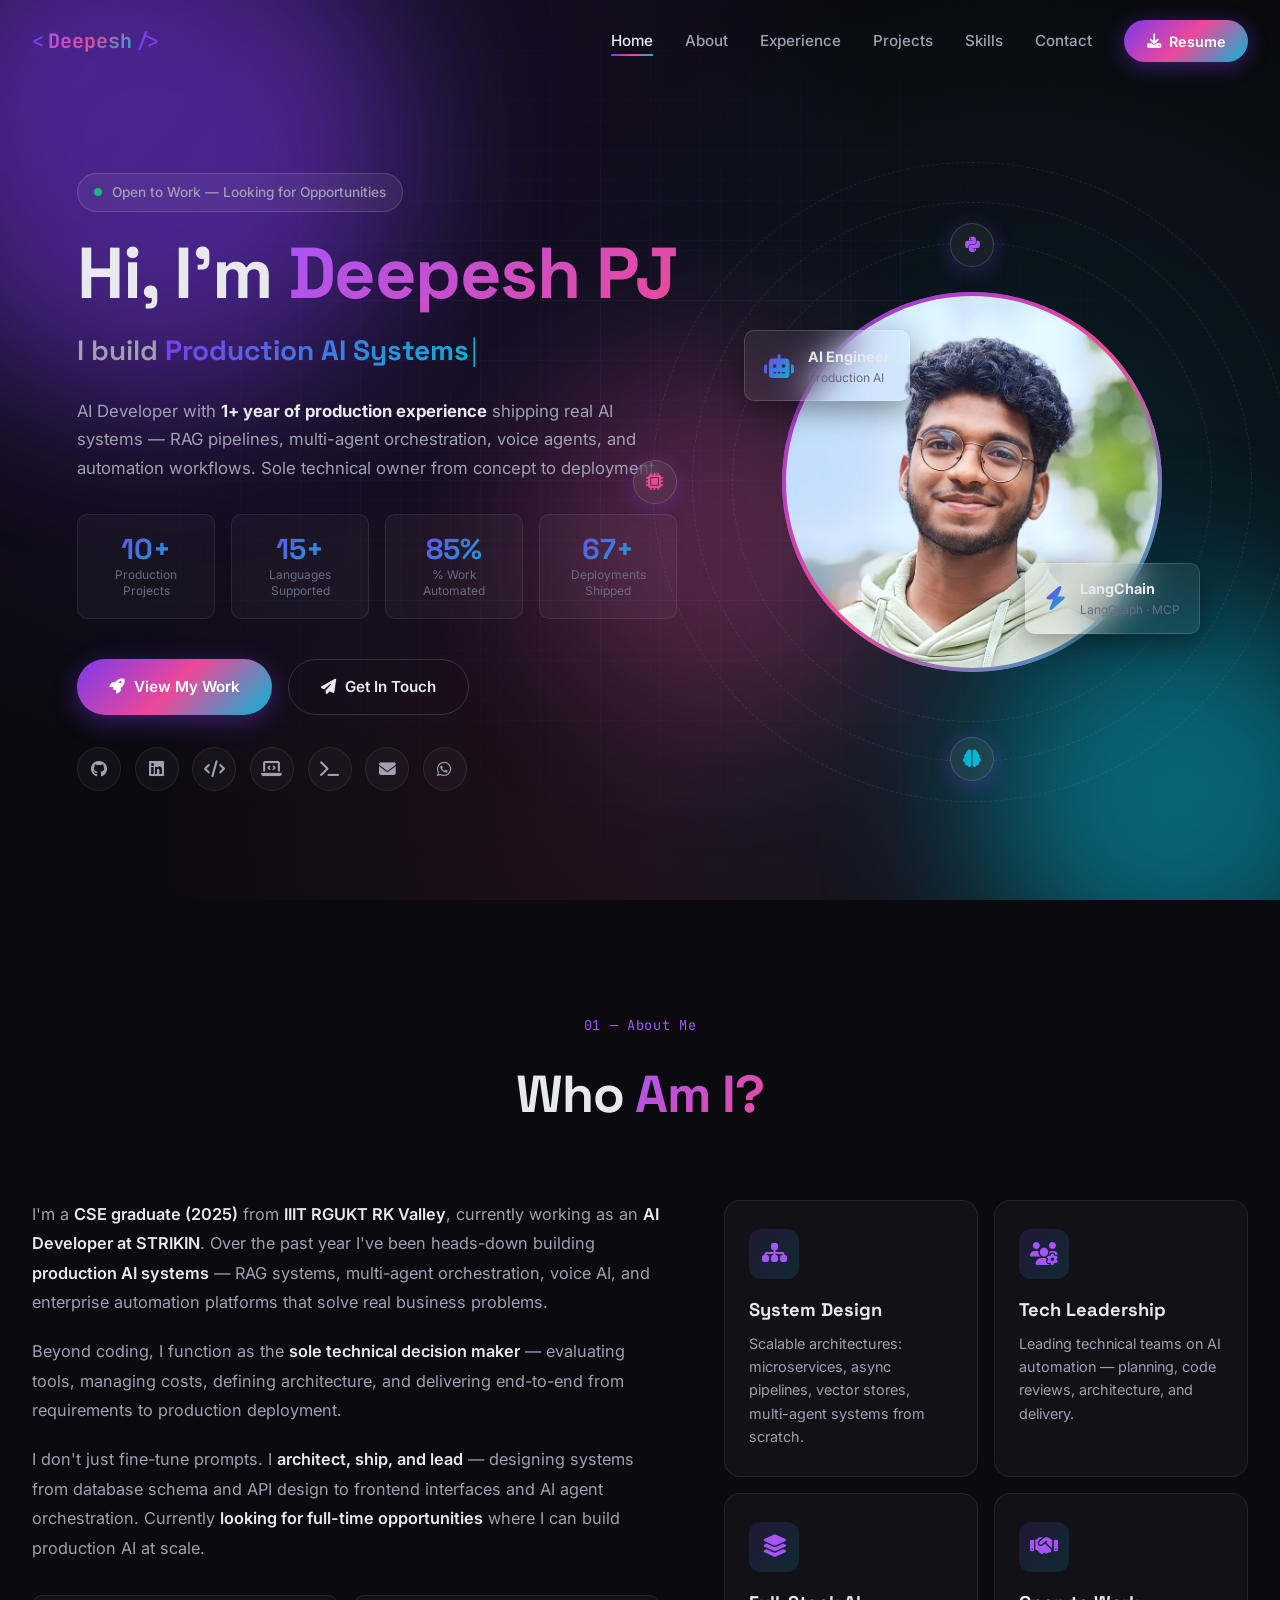
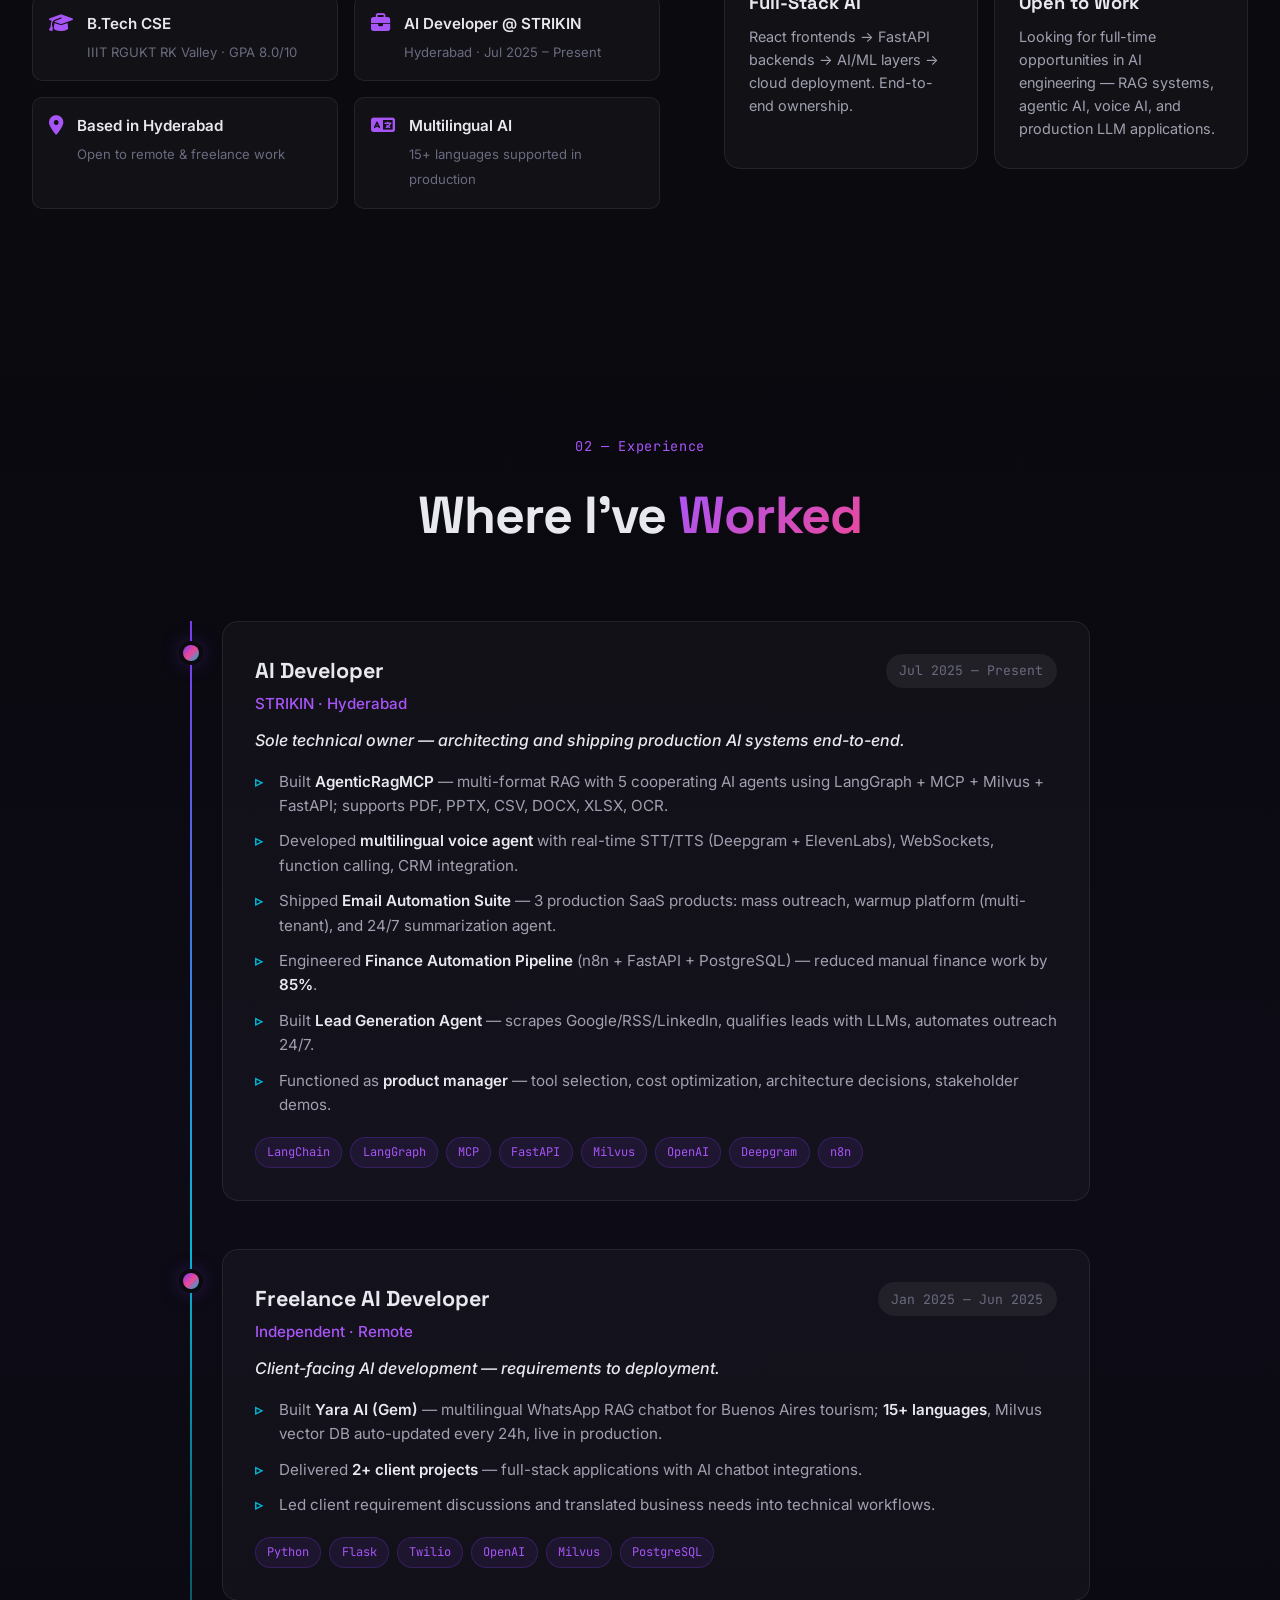
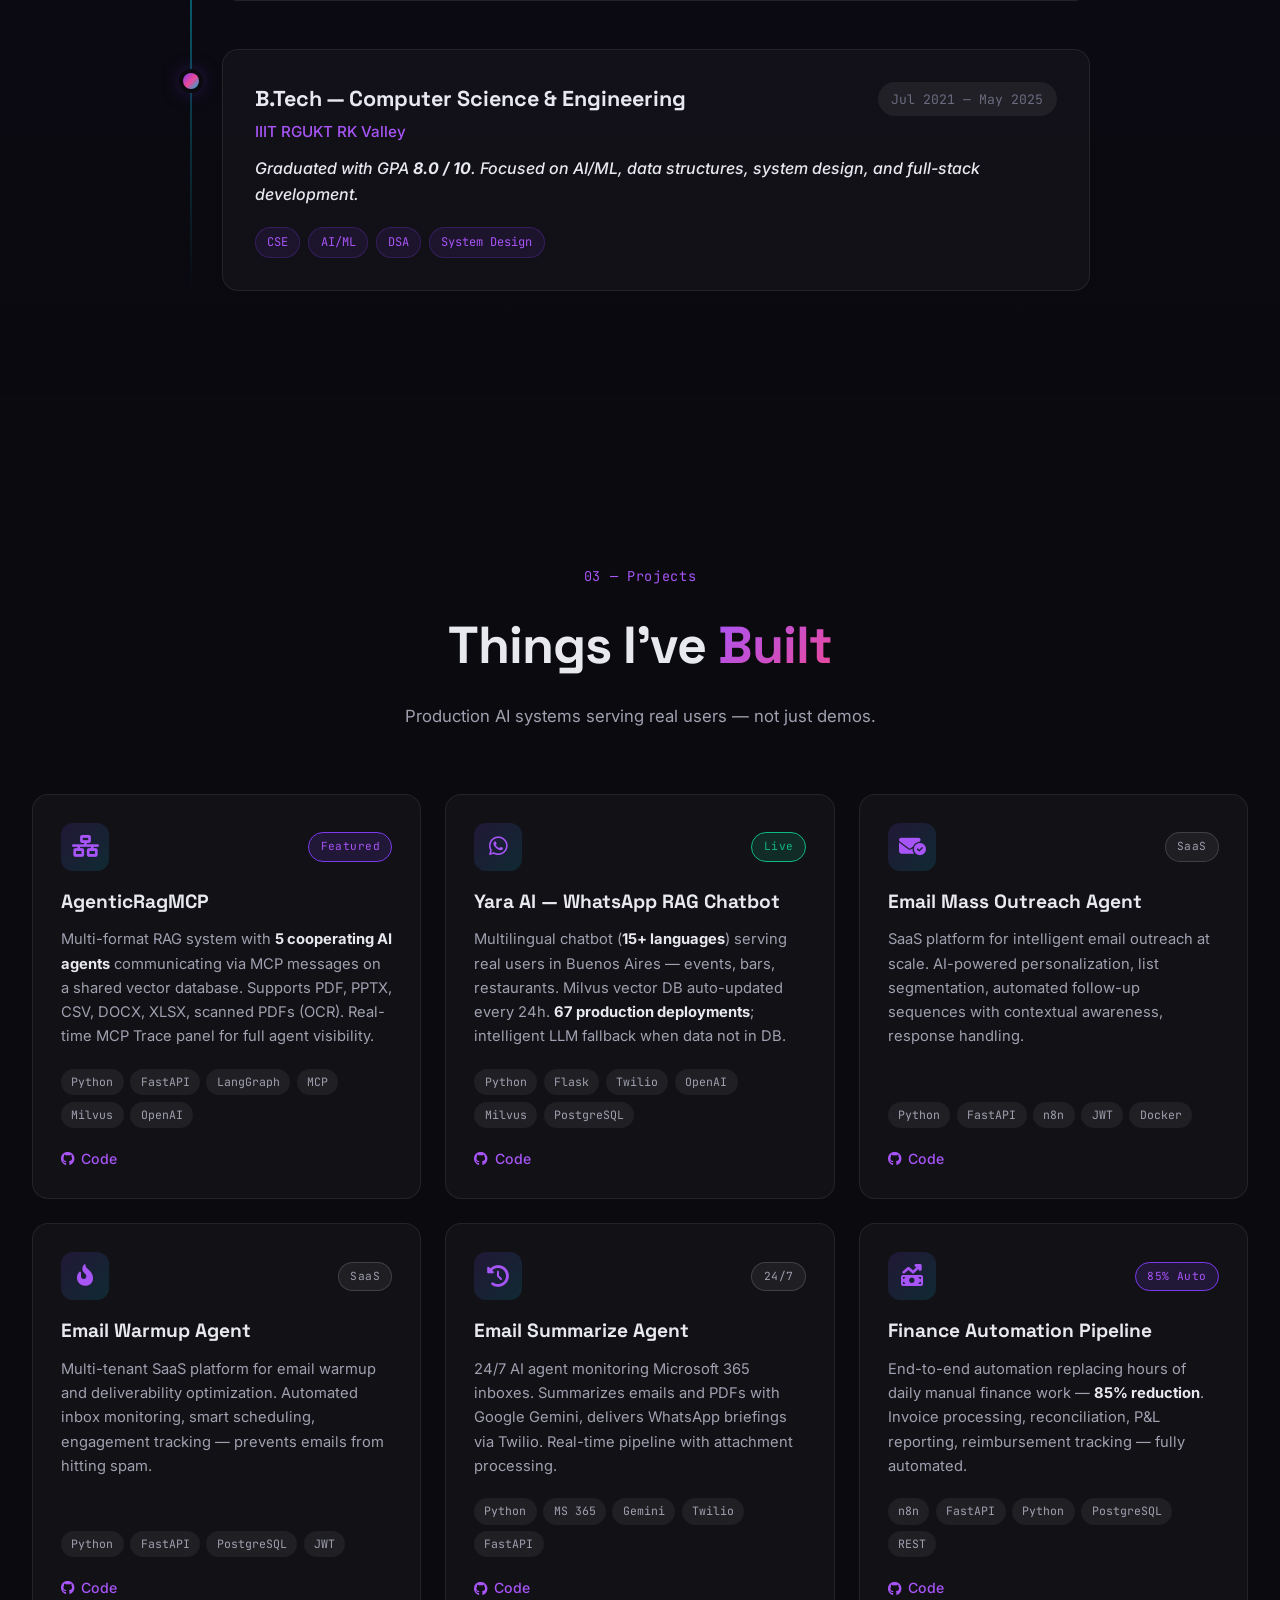
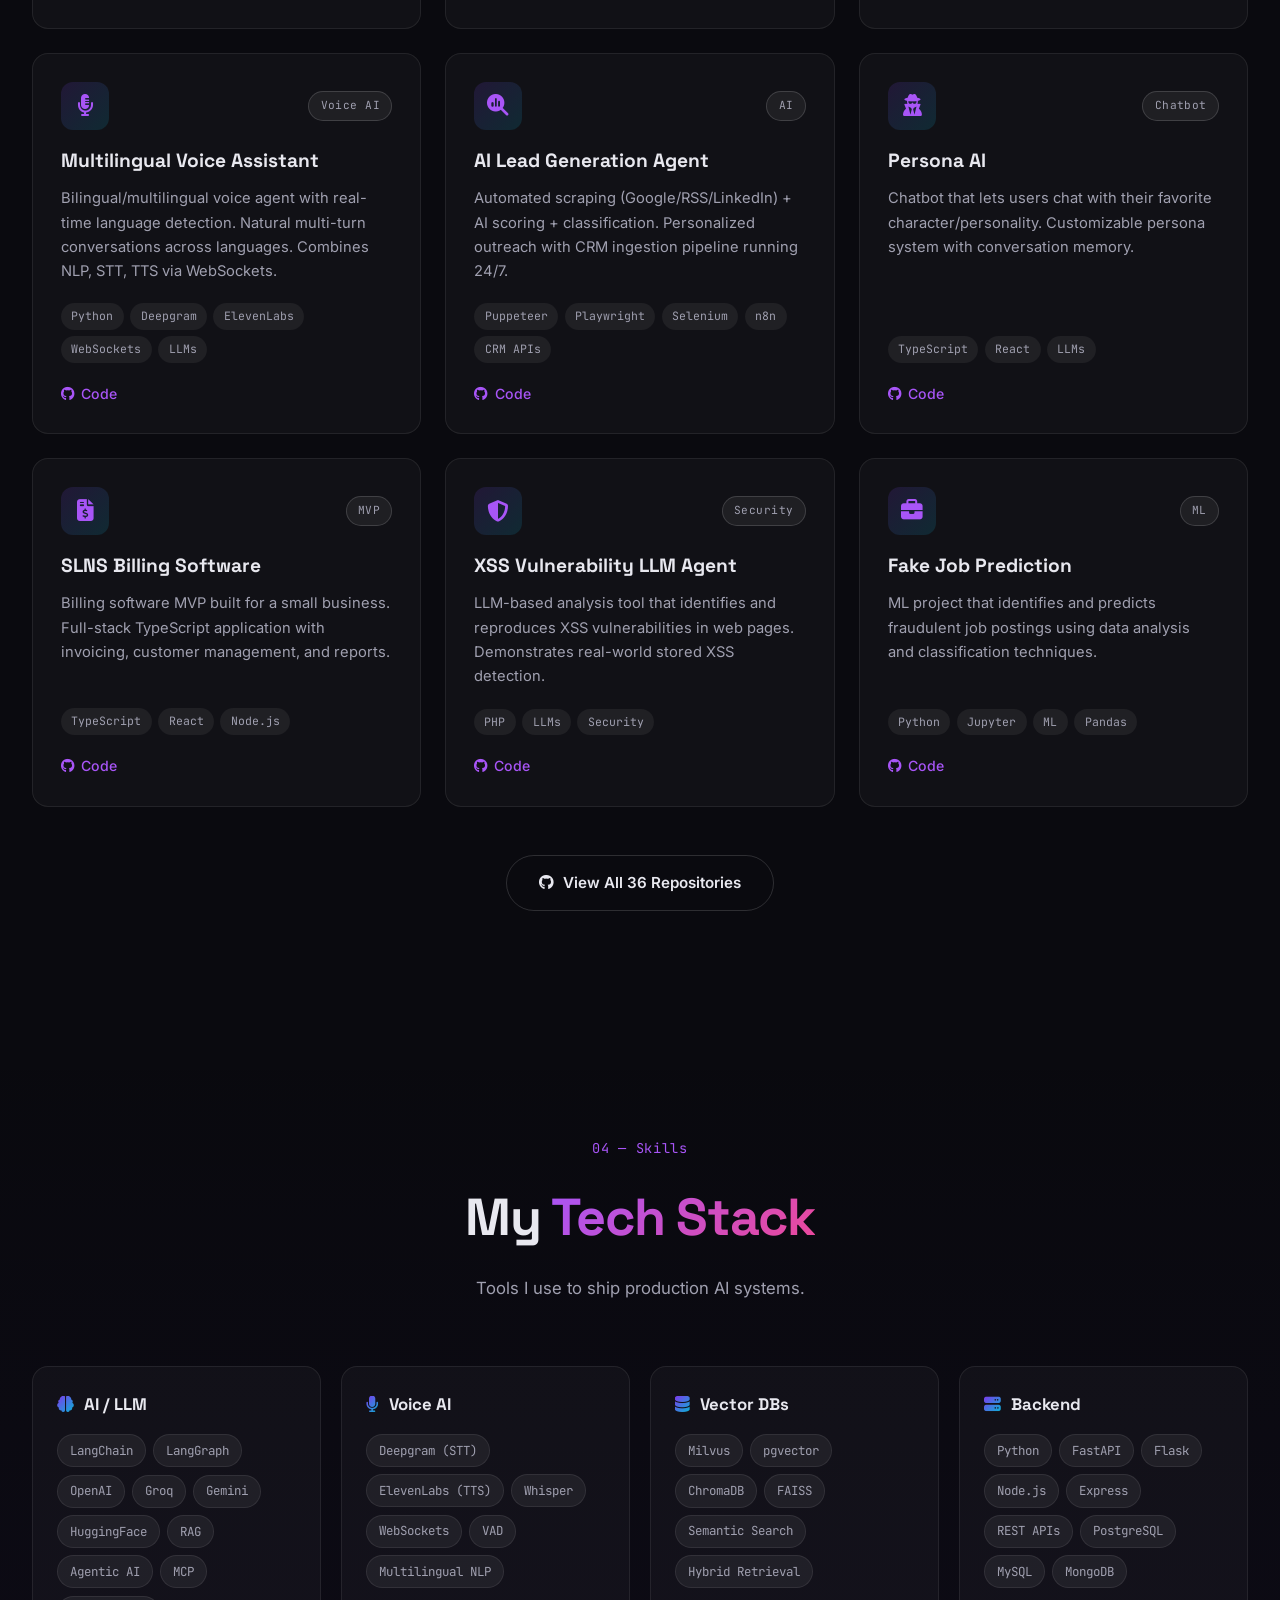
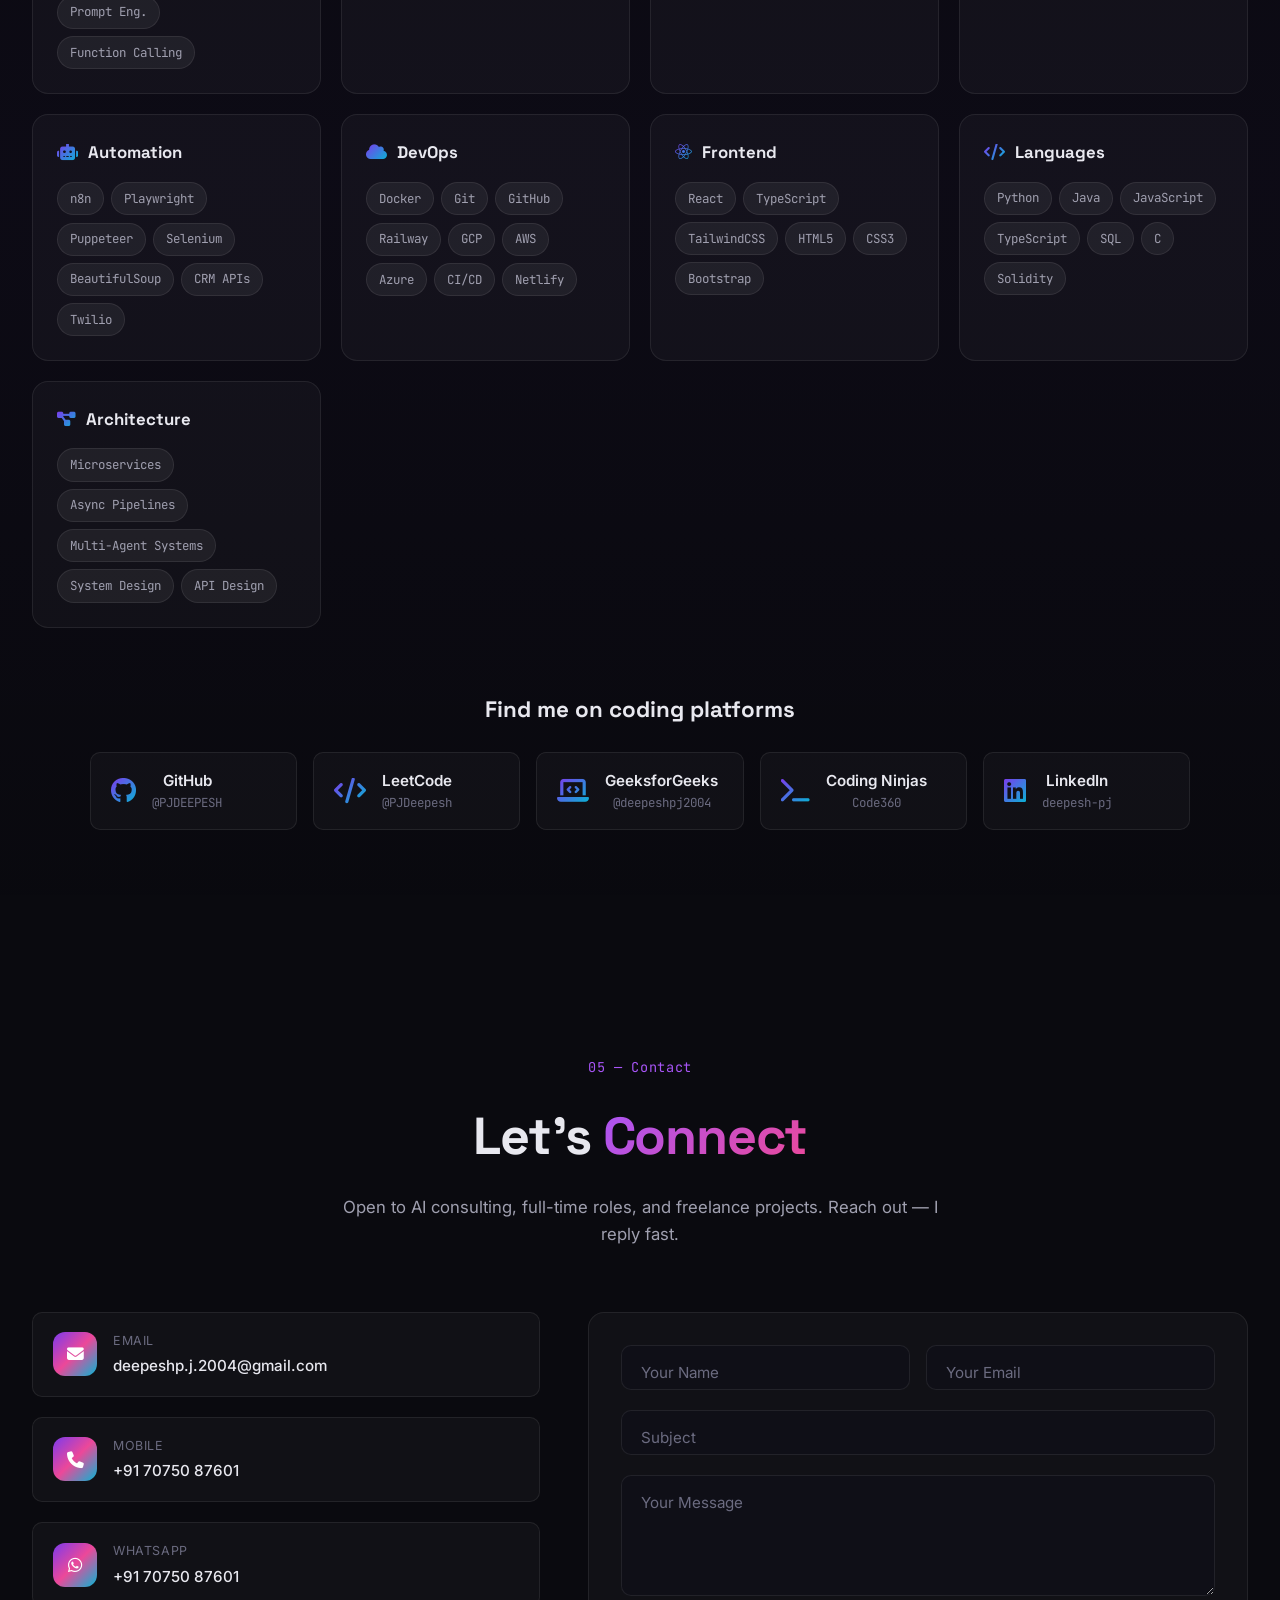
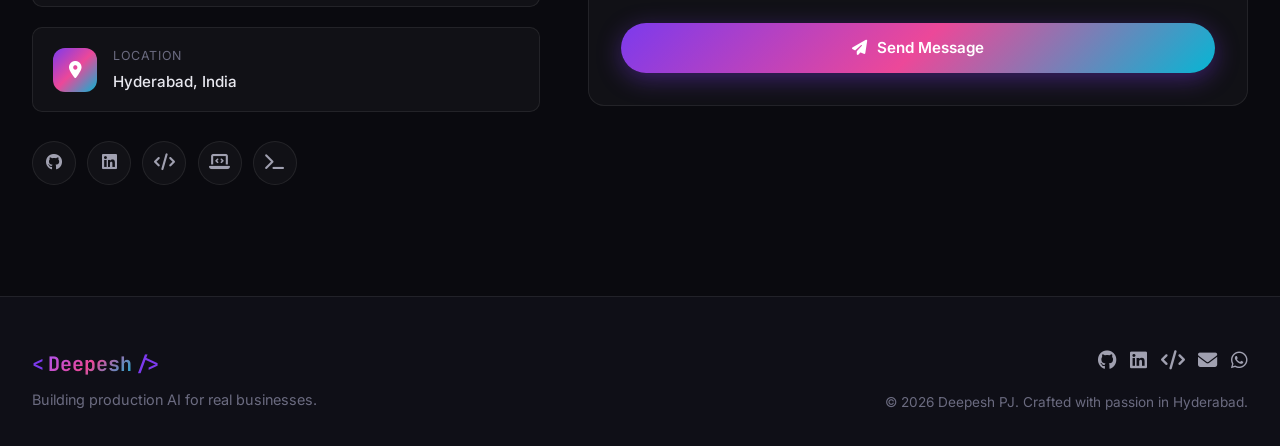
<file: index.html>
<!DOCTYPE html>
<html lang="en">
<head>
  <meta charset="UTF-8" />
  <meta name="viewport" content="width=device-width, initial-scale=1.0" />
  <meta name="description" content="Deepesh PJ - AI Developer | LLM Engineer | Agentic AI | RAG Systems | Voice Agents | Automation" />
  <meta name="keywords" content="Deepesh PJ, AI Developer, LLM Engineer, RAG, Agentic AI, LangChain, LangGraph, FastAPI, Python" />
  <meta name="author" content="Deepesh PJ" />
  <title>Deepesh PJ — AI Developer | LLM Engineer | Agentic AI</title>

  <link rel="preconnect" href="https://fonts.googleapis.com">
  <link rel="preconnect" href="https://fonts.gstatic.com" crossorigin>
  <link href="https://fonts.googleapis.com/css2?family=Inter:wght@300;400;500;600;700;800;900&family=JetBrains+Mono:wght@400;500;600&family=Space+Grotesk:wght@400;500;600;700&display=swap" rel="stylesheet">

  <link rel="stylesheet" href="https://cdnjs.cloudflare.com/ajax/libs/font-awesome/6.5.1/css/all.min.css">
  <link rel="stylesheet" href="https://unpkg.com/aos@2.3.4/dist/aos.css" />
  <link rel="stylesheet" href="styles.css" />

  <link rel="icon" type="image/svg+xml" href="data:image/svg+xml,%3Csvg xmlns='http://www.w3.org/2000/svg' viewBox='0 0 100 100'%3E%3Ctext y='.9em' font-size='90' font-family='Arial' font-weight='bold' fill='%237c3aed'%3ED%3C/text%3E%3C/svg%3E">
</head>
<body>

  <div id="particles-bg"></div>
  <div class="cursor-glow" id="cursorGlow"></div>

  <div class="scroll-progress" id="scrollProgress"></div>

  <!-- NAVBAR -->
  <nav class="navbar" id="navbar">
    <div class="nav-container">
      <a href="#home" class="nav-logo">
        <span class="logo-bracket">&lt;</span>
        <span class="logo-text">Deepesh</span>
        <span class="logo-bracket">/&gt;</span>
      </a>
      <ul class="nav-links" id="navLinks">
        <li><a href="#home" class="nav-link active">Home</a></li>
        <li><a href="#about" class="nav-link">About</a></li>
        <li><a href="#experience" class="nav-link">Experience</a></li>
        <li><a href="#projects" class="nav-link">Projects</a></li>
        <li><a href="#skills" class="nav-link">Skills</a></li>
        <li><a href="#contact" class="nav-link">Contact</a></li>
        <li><a href="Deepesh_PJ_Main.pdf" download class="nav-cta"><i class="fa-solid fa-download"></i> Resume</a></li>
      </ul>
      <button class="nav-toggle" id="navToggle" aria-label="Toggle menu">
        <span></span><span></span><span></span>
      </button>
    </div>
  </nav>

  <!-- HERO -->
  <section id="home" class="hero">
    <div class="hero-grid"></div>
    <div class="hero-blob blob-1"></div>
    <div class="hero-blob blob-2"></div>
    <div class="hero-blob blob-3"></div>

    <div class="container hero-container">
      <div class="hero-left" data-aos="fade-right" data-aos-duration="1000">
        <div class="hero-badge">
          <span class="status-dot"></span>
          Open to Work — Looking for Opportunities
        </div>
        <h1 class="hero-title">
          Hi, I'm <span class="gradient-text">Deepesh PJ</span>
        </h1>
        <h2 class="hero-subtitle">
          I build <span class="typed-text" id="typedText"></span><span class="cursor-blink">|</span>
        </h2>
        <p class="hero-desc">
          AI Developer with <strong>1+ year of production experience</strong> shipping real AI systems — RAG pipelines, multi-agent orchestration, voice agents, and automation workflows. Sole technical owner from concept to deployment.
        </p>
        <div class="hero-stats">
          <div class="stat">
            <div class="stat-num" data-target="10">0</div>
            <div class="stat-label">Production<br/>Projects</div>
          </div>
          <div class="stat">
            <div class="stat-num" data-target="15">0</div>
            <div class="stat-label">Languages<br/>Supported</div>
          </div>
          <div class="stat">
            <div class="stat-num" data-target="85">0</div>
            <div class="stat-label">% Work<br/>Automated</div>
          </div>
          <div class="stat">
            <div class="stat-num" data-target="67">0</div>
            <div class="stat-label">Deployments<br/>Shipped</div>
          </div>
        </div>
        <div class="hero-cta">
          <a href="#projects" class="btn btn-primary">
            <i class="fa-solid fa-rocket"></i> View My Work
          </a>
          <a href="#contact" class="btn btn-outline">
            <i class="fa-solid fa-paper-plane"></i> Get In Touch
          </a>
        </div>
        <div class="hero-socials">
          <a href="https://github.com/PJDEEPESH" target="_blank" rel="noopener" class="social-icon" title="GitHub"><i class="fa-brands fa-github"></i></a>
          <a href="https://www.linkedin.com/in/deepesh-pj-27546a20b/" target="_blank" rel="noopener" class="social-icon" title="LinkedIn"><i class="fa-brands fa-linkedin"></i></a>
          <a href="https://leetcode.com/u/PJDeepesh/" target="_blank" rel="noopener" class="social-icon" title="LeetCode"><i class="fa-solid fa-code"></i></a>
          <a href="https://www.geeksforgeeks.org/user/deepeshpj2004/" target="_blank" rel="noopener" class="social-icon" title="GeeksforGeeks"><i class="fa-solid fa-laptop-code"></i></a>
          <a href="https://www.naukri.com/code360/profile/33153871-41ca-447d-9d23-7c3c8276bf83" target="_blank" rel="noopener" class="social-icon" title="Coding Ninjas"><i class="fa-solid fa-terminal"></i></a>
          <a href="mailto:deepeshp.j.2004@gmail.com" class="social-icon" title="Email"><i class="fa-solid fa-envelope"></i></a>
          <a href="https://wa.me/917075087601" target="_blank" rel="noopener" class="social-icon" title="WhatsApp"><i class="fa-brands fa-whatsapp"></i></a>
        </div>
      </div>

      <div class="hero-right" data-aos="fade-left" data-aos-duration="1000" data-aos-delay="200">
        <div class="hero-photo-wrap">
          <div class="orbit orbit-1">
            <div class="orbit-icon"><i class="fa-brands fa-python"></i></div>
          </div>
          <div class="orbit orbit-2">
            <div class="orbit-icon"><i class="fa-solid fa-brain"></i></div>
          </div>
          <div class="orbit orbit-3">
            <div class="orbit-icon"><i class="fa-solid fa-microchip"></i></div>
          </div>
          <div class="hero-photo">
            <!-- Replace photo.jpg with your actual photo -->
            <img src="photo.jpg" alt="Deepesh PJ" onerror="this.style.display='none'; document.getElementById('avatarFallback').style.display='flex';" />
            <div class="avatar-fallback" id="avatarFallback">
              <span>D</span>
            </div>
          </div>
          <div class="floating-card card-tl">
            <i class="fa-solid fa-robot"></i>
            <div>
              <div class="fc-title">AI Engineer</div>
              <div class="fc-sub">Production AI</div>
            </div>
          </div>
          <div class="floating-card card-br">
            <i class="fa-solid fa-bolt"></i>
            <div>
              <div class="fc-title">LangChain</div>
              <div class="fc-sub">LangGraph · MCP</div>
            </div>
          </div>
        </div>
      </div>
    </div>

    <a href="#about" class="scroll-down">
      <span></span>
      <span></span>
      <span></span>
    </a>
  </section>

  <!-- ABOUT -->
  <section id="about" class="section">
    <div class="container">
      <div class="section-header" data-aos="fade-up">
        <span class="section-tag">01 — About Me</span>
        <h2 class="section-title">Who <span class="gradient-text">Am I?</span></h2>
      </div>

      <div class="about-grid">
        <div class="about-text" data-aos="fade-up">
          <p>
            I'm a <strong>CSE graduate (2025)</strong> from <strong>IIIT RGUKT RK Valley</strong>, currently working as an <strong>AI Developer at STRIKIN</strong>. Over the past year I've been heads-down building <strong>production AI systems</strong> — RAG systems, multi-agent orchestration, voice AI, and enterprise automation platforms that solve real business problems.
          </p>
          <p>
            Beyond coding, I function as the <strong>sole technical decision maker</strong> — evaluating tools, managing costs, defining architecture, and delivering end-to-end from requirements to production deployment.
          </p>
          <p>
            I don't just fine-tune prompts. I <strong>architect, ship, and lead</strong> — designing systems from database schema and API design to frontend interfaces and AI agent orchestration. Currently <strong>looking for full-time opportunities</strong> where I can build production AI at scale.
          </p>

          <div class="about-highlights">
            <div class="highlight">
              <i class="fa-solid fa-graduation-cap"></i>
              <div>
                <strong>B.Tech CSE</strong>
                <span>IIIT RGUKT RK Valley · GPA 8.0/10</span>
              </div>
            </div>
            <div class="highlight">
              <i class="fa-solid fa-briefcase"></i>
              <div>
                <strong>AI Developer @ STRIKIN</strong>
                <span>Hyderabad · Jul 2025 – Present</span>
              </div>
            </div>
            <div class="highlight">
              <i class="fa-solid fa-location-dot"></i>
              <div>
                <strong>Based in Hyderabad</strong>
                <span>Open to remote & freelance work</span>
              </div>
            </div>
            <div class="highlight">
              <i class="fa-solid fa-language"></i>
              <div>
                <strong>Multilingual AI</strong>
                <span>15+ languages supported in production</span>
              </div>
            </div>
          </div>
        </div>

        <div class="about-cards" data-aos="fade-up" data-aos-delay="200">
          <div class="about-card">
            <div class="ac-icon"><i class="fa-solid fa-sitemap"></i></div>
            <h3>System Design</h3>
            <p>Scalable architectures: microservices, async pipelines, vector stores, multi-agent systems from scratch.</p>
          </div>
          <div class="about-card">
            <div class="ac-icon"><i class="fa-solid fa-users-gear"></i></div>
            <h3>Tech Leadership</h3>
            <p>Leading technical teams on AI automation — planning, code reviews, architecture, and delivery.</p>
          </div>
          <div class="about-card">
            <div class="ac-icon"><i class="fa-solid fa-layer-group"></i></div>
            <h3>Full-Stack AI</h3>
            <p>React frontends → FastAPI backends → AI/ML layers → cloud deployment. End-to-end ownership.</p>
          </div>
          <div class="about-card">
            <div class="ac-icon"><i class="fa-solid fa-handshake"></i></div>
            <h3>Open to Work</h3>
            <p>Looking for full-time opportunities in AI engineering — RAG systems, agentic AI, voice AI, and production LLM applications.</p>
          </div>
        </div>
      </div>
    </div>
  </section>

  <!-- EXPERIENCE -->
  <section id="experience" class="section section-alt">
    <div class="container">
      <div class="section-header" data-aos="fade-up">
        <span class="section-tag">02 — Experience</span>
        <h2 class="section-title">Where I've <span class="gradient-text">Worked</span></h2>
      </div>

      <div class="timeline">
        <div class="timeline-item" data-aos="fade-up">
          <div class="timeline-dot"></div>
          <div class="timeline-card">
            <div class="tc-header">
              <div>
                <h3>AI Developer</h3>
                <h4>STRIKIN · Hyderabad</h4>
              </div>
              <span class="tc-date">Jul 2025 — Present</span>
            </div>
            <p class="tc-role">Sole technical owner — architecting and shipping production AI systems end-to-end.</p>
            <ul class="tc-bullets">
              <li>Built <strong>AgenticRagMCP</strong> — multi-format RAG with 5 cooperating AI agents using LangGraph + MCP + Milvus + FastAPI; supports PDF, PPTX, CSV, DOCX, XLSX, OCR.</li>
              <li>Developed <strong>multilingual voice agent</strong> with real-time STT/TTS (Deepgram + ElevenLabs), WebSockets, function calling, CRM integration.</li>
              <li>Shipped <strong>Email Automation Suite</strong> — 3 production SaaS products: mass outreach, warmup platform (multi-tenant), and 24/7 summarization agent.</li>
              <li>Engineered <strong>Finance Automation Pipeline</strong> (n8n + FastAPI + PostgreSQL) — reduced manual finance work by <strong>85%</strong>.</li>
              <li>Built <strong>Lead Generation Agent</strong> — scrapes Google/RSS/LinkedIn, qualifies leads with LLMs, automates outreach 24/7.</li>
              <li>Functioned as <strong>product manager</strong> — tool selection, cost optimization, architecture decisions, stakeholder demos.</li>
            </ul>
            <div class="tc-tags">
              <span>LangChain</span><span>LangGraph</span><span>MCP</span><span>FastAPI</span><span>Milvus</span><span>OpenAI</span><span>Deepgram</span><span>n8n</span>
            </div>
          </div>
        </div>

        <div class="timeline-item" data-aos="fade-up" data-aos-delay="100">
          <div class="timeline-dot"></div>
          <div class="timeline-card">
            <div class="tc-header">
              <div>
                <h3>Freelance AI Developer</h3>
                <h4>Independent · Remote</h4>
              </div>
              <span class="tc-date">Jan 2025 — Jun 2025</span>
            </div>
            <p class="tc-role">Client-facing AI development — requirements to deployment.</p>
            <ul class="tc-bullets">
              <li>Built <strong>Yara AI (Gem)</strong> — multilingual WhatsApp RAG chatbot for Buenos Aires tourism; <strong>15+ languages</strong>, Milvus vector DB auto-updated every 24h, live in production.</li>
              <li>Delivered <strong>2+ client projects</strong> — full-stack applications with AI chatbot integrations.</li>
              <li>Led client requirement discussions and translated business needs into technical workflows.</li>
            </ul>
            <div class="tc-tags">
              <span>Python</span><span>Flask</span><span>Twilio</span><span>OpenAI</span><span>Milvus</span><span>PostgreSQL</span>
            </div>
          </div>
        </div>

        <div class="timeline-item" data-aos="fade-up" data-aos-delay="200">
          <div class="timeline-dot"></div>
          <div class="timeline-card">
            <div class="tc-header">
              <div>
                <h3>B.Tech — Computer Science & Engineering</h3>
                <h4>IIIT RGUKT RK Valley</h4>
              </div>
              <span class="tc-date">Jul 2021 — May 2025</span>
            </div>
            <p class="tc-role">Graduated with GPA <strong>8.0 / 10</strong>. Focused on AI/ML, data structures, system design, and full-stack development.</p>
            <div class="tc-tags">
              <span>CSE</span><span>AI/ML</span><span>DSA</span><span>System Design</span>
            </div>
          </div>
        </div>
      </div>
    </div>
  </section>

  <!-- PROJECTS -->
  <section id="projects" class="section">
    <div class="container">
      <div class="section-header" data-aos="fade-up">
        <span class="section-tag">03 — Projects</span>
        <h2 class="section-title">Things I've <span class="gradient-text">Built</span></h2>
        <p class="section-sub">Production AI systems serving real users — not just demos.</p>
      </div>

      <div class="projects-grid">

        <div class="project-card" data-aos="fade-up">
          <div class="pc-header">
            <div class="pc-icon"><i class="fa-solid fa-network-wired"></i></div>
            <span class="pc-badge featured">Featured</span>
          </div>
          <h3>AgenticRagMCP</h3>
          <p>Multi-format RAG system with <strong>5 cooperating AI agents</strong> communicating via MCP messages on a shared vector database. Supports PDF, PPTX, CSV, DOCX, XLSX, scanned PDFs (OCR). Real-time MCP Trace panel for full agent visibility.</p>
          <div class="pc-stack">
            <span>Python</span><span>FastAPI</span><span>LangGraph</span><span>MCP</span><span>Milvus</span><span>OpenAI</span>
          </div>
          <div class="pc-links">
            <a href="https://github.com/PJDEEPESH/AgenticRagMCP" target="_blank" rel="noopener"><i class="fa-brands fa-github"></i> Code</a>
          </div>
        </div>

        <div class="project-card" data-aos="fade-up" data-aos-delay="100">
          <div class="pc-header">
            <div class="pc-icon"><i class="fa-brands fa-whatsapp"></i></div>
            <span class="pc-badge live">Live</span>
          </div>
          <h3>Yara AI — WhatsApp RAG Chatbot</h3>
          <p>Multilingual chatbot (<strong>15+ languages</strong>) serving real users in Buenos Aires — events, bars, restaurants. Milvus vector DB auto-updated every 24h. <strong>67 production deployments</strong>; intelligent LLM fallback when data not in DB.</p>
          <div class="pc-stack">
            <span>Python</span><span>Flask</span><span>Twilio</span><span>OpenAI</span><span>Milvus</span><span>PostgreSQL</span>
          </div>
          <div class="pc-links">
            <a href="https://github.com/PJDEEPESH/Whatsappchatbot" target="_blank" rel="noopener"><i class="fa-brands fa-github"></i> Code</a>
          </div>
        </div>

        <div class="project-card" data-aos="fade-up" data-aos-delay="200">
          <div class="pc-header">
            <div class="pc-icon"><i class="fa-solid fa-envelope-circle-check"></i></div>
            <span class="pc-badge">SaaS</span>
          </div>
          <h3>Email Mass Outreach Agent</h3>
          <p>SaaS platform for intelligent email outreach at scale. AI-powered personalization, list segmentation, automated follow-up sequences with contextual awareness, response handling.</p>
          <div class="pc-stack">
            <span>Python</span><span>FastAPI</span><span>n8n</span><span>JWT</span><span>Docker</span>
          </div>
          <div class="pc-links">
            <a href="https://github.com/PJDEEPESH/EmailMassOutreachAgent" target="_blank" rel="noopener"><i class="fa-brands fa-github"></i> Code</a>
          </div>
        </div>

        <div class="project-card" data-aos="fade-up" data-aos-delay="300">
          <div class="pc-header">
            <div class="pc-icon"><i class="fa-solid fa-fire-flame-curved"></i></div>
            <span class="pc-badge">SaaS</span>
          </div>
          <h3>Email Warmup Agent</h3>
          <p>Multi-tenant SaaS platform for email warmup and deliverability optimization. Automated inbox monitoring, smart scheduling, engagement tracking — prevents emails from hitting spam.</p>
          <div class="pc-stack">
            <span>Python</span><span>FastAPI</span><span>PostgreSQL</span><span>JWT</span>
          </div>
          <div class="pc-links">
            <a href="https://github.com/PJDEEPESH/EmailWarmUpAgent" target="_blank" rel="noopener"><i class="fa-brands fa-github"></i> Code</a>
          </div>
        </div>

        <div class="project-card" data-aos="fade-up">
          <div class="pc-header">
            <div class="pc-icon"><i class="fa-solid fa-clock-rotate-left"></i></div>
            <span class="pc-badge">24/7</span>
          </div>
          <h3>Email Summarize Agent</h3>
          <p>24/7 AI agent monitoring Microsoft 365 inboxes. Summarizes emails and PDFs with Google Gemini, delivers WhatsApp briefings via Twilio. Real-time pipeline with attachment processing.</p>
          <div class="pc-stack">
            <span>Python</span><span>MS 365</span><span>Gemini</span><span>Twilio</span><span>FastAPI</span>
          </div>
          <div class="pc-links">
            <a href="https://github.com/PJDEEPESH/EmailSummarizeAgent" target="_blank" rel="noopener"><i class="fa-brands fa-github"></i> Code</a>
          </div>
        </div>

        <div class="project-card" data-aos="fade-up" data-aos-delay="100">
          <div class="pc-header">
            <div class="pc-icon"><i class="fa-solid fa-money-bill-trend-up"></i></div>
            <span class="pc-badge featured">85% Auto</span>
          </div>
          <h3>Finance Automation Pipeline</h3>
          <p>End-to-end automation replacing hours of daily manual finance work — <strong>85% reduction</strong>. Invoice processing, reconciliation, P&L reporting, reimbursement tracking — fully automated.</p>
          <div class="pc-stack">
            <span>n8n</span><span>FastAPI</span><span>Python</span><span>PostgreSQL</span><span>REST</span>
          </div>
          <div class="pc-links">
            <a href="https://github.com/PJDEEPESH" target="_blank" rel="noopener"><i class="fa-brands fa-github"></i> Code</a>
          </div>
        </div>

        <div class="project-card" data-aos="fade-up" data-aos-delay="200">
          <div class="pc-header">
            <div class="pc-icon"><i class="fa-solid fa-microphone-lines"></i></div>
            <span class="pc-badge">Voice AI</span>
          </div>
          <h3>Multilingual Voice Assistant</h3>
          <p>Bilingual/multilingual voice agent with real-time language detection. Natural multi-turn conversations across languages. Combines NLP, STT, TTS via WebSockets.</p>
          <div class="pc-stack">
            <span>Python</span><span>Deepgram</span><span>ElevenLabs</span><span>WebSockets</span><span>LLMs</span>
          </div>
          <div class="pc-links">
            <a href="https://github.com/PJDEEPESH" target="_blank" rel="noopener"><i class="fa-brands fa-github"></i> Code</a>
          </div>
        </div>

        <div class="project-card" data-aos="fade-up" data-aos-delay="300">
          <div class="pc-header">
            <div class="pc-icon"><i class="fa-solid fa-magnifying-glass-chart"></i></div>
            <span class="pc-badge">AI</span>
          </div>
          <h3>AI Lead Generation Agent</h3>
          <p>Automated scraping (Google/RSS/LinkedIn) + AI scoring + classification. Personalized outreach with CRM ingestion pipeline running 24/7.</p>
          <div class="pc-stack">
            <span>Puppeteer</span><span>Playwright</span><span>Selenium</span><span>n8n</span><span>CRM APIs</span>
          </div>
          <div class="pc-links">
            <a href="https://github.com/PJDEEPESH/AI-Sales-Marketing" target="_blank" rel="noopener"><i class="fa-brands fa-github"></i> Code</a>
          </div>
        </div>

        <div class="project-card" data-aos="fade-up">
          <div class="pc-header">
            <div class="pc-icon"><i class="fa-solid fa-user-secret"></i></div>
            <span class="pc-badge">Chatbot</span>
          </div>
          <h3>Persona AI</h3>
          <p>Chatbot that lets users chat with their favorite character/personality. Customizable persona system with conversation memory.</p>
          <div class="pc-stack">
            <span>TypeScript</span><span>React</span><span>LLMs</span>
          </div>
          <div class="pc-links">
            <a href="https://github.com/PJDEEPESH/Person-AI" target="_blank" rel="noopener"><i class="fa-brands fa-github"></i> Code</a>
          </div>
        </div>

        <div class="project-card" data-aos="fade-up" data-aos-delay="100">
          <div class="pc-header">
            <div class="pc-icon"><i class="fa-solid fa-file-invoice-dollar"></i></div>
            <span class="pc-badge">MVP</span>
          </div>
          <h3>SLNS Billing Software</h3>
          <p>Billing software MVP built for a small business. Full-stack TypeScript application with invoicing, customer management, and reports.</p>
          <div class="pc-stack">
            <span>TypeScript</span><span>React</span><span>Node.js</span>
          </div>
          <div class="pc-links">
            <a href="https://github.com/PJDEEPESH/SLNS-Billing-Software-" target="_blank" rel="noopener"><i class="fa-brands fa-github"></i> Code</a>
          </div>
        </div>

        <div class="project-card" data-aos="fade-up" data-aos-delay="200">
          <div class="pc-header">
            <div class="pc-icon"><i class="fa-solid fa-shield-halved"></i></div>
            <span class="pc-badge">Security</span>
          </div>
          <h3>XSS Vulnerability LLM Agent</h3>
          <p>LLM-based analysis tool that identifies and reproduces XSS vulnerabilities in web pages. Demonstrates real-world stored XSS detection.</p>
          <div class="pc-stack">
            <span>PHP</span><span>LLMs</span><span>Security</span>
          </div>
          <div class="pc-links">
            <a href="https://github.com/PJDEEPESH/Xss_Vulnerability_LLm_Agent" target="_blank" rel="noopener"><i class="fa-brands fa-github"></i> Code</a>
          </div>
        </div>

        <div class="project-card" data-aos="fade-up" data-aos-delay="300">
          <div class="pc-header">
            <div class="pc-icon"><i class="fa-solid fa-briefcase"></i></div>
            <span class="pc-badge">ML</span>
          </div>
          <h3>Fake Job Prediction</h3>
          <p>ML project that identifies and predicts fraudulent job postings using data analysis and classification techniques.</p>
          <div class="pc-stack">
            <span>Python</span><span>Jupyter</span><span>ML</span><span>Pandas</span>
          </div>
          <div class="pc-links">
            <a href="https://github.com/PJDEEPESH/Fake-Job-Prediction" target="_blank" rel="noopener"><i class="fa-brands fa-github"></i> Code</a>
          </div>
        </div>

      </div>

      <div class="projects-cta" data-aos="fade-up">
        <a href="https://github.com/PJDEEPESH?tab=repositories" target="_blank" rel="noopener" class="btn btn-outline">
          <i class="fa-brands fa-github"></i> View All 36 Repositories
        </a>
      </div>
    </div>
  </section>

  <!-- SKILLS -->
  <section id="skills" class="section section-alt">
    <div class="container">
      <div class="section-header" data-aos="fade-up">
        <span class="section-tag">04 — Skills</span>
        <h2 class="section-title">My <span class="gradient-text">Tech Stack</span></h2>
        <p class="section-sub">Tools I use to ship production AI systems.</p>
      </div>

      <div class="skills-grid">

        <div class="skill-cat" data-aos="fade-up">
          <h3><i class="fa-solid fa-brain"></i> AI / LLM</h3>
          <div class="skill-tags">
            <span>LangChain</span><span>LangGraph</span><span>OpenAI</span><span>Groq</span><span>Gemini</span>
            <span>HuggingFace</span><span>RAG</span><span>Agentic AI</span><span>MCP</span><span>Prompt Eng.</span><span>Function Calling</span>
          </div>
        </div>

        <div class="skill-cat" data-aos="fade-up" data-aos-delay="100">
          <h3><i class="fa-solid fa-microphone"></i> Voice AI</h3>
          <div class="skill-tags">
            <span>Deepgram (STT)</span><span>ElevenLabs (TTS)</span><span>Whisper</span><span>WebSockets</span><span>VAD</span><span>Multilingual NLP</span>
          </div>
        </div>

        <div class="skill-cat" data-aos="fade-up" data-aos-delay="200">
          <h3><i class="fa-solid fa-database"></i> Vector DBs</h3>
          <div class="skill-tags">
            <span>Milvus</span><span>pgvector</span><span>ChromaDB</span><span>FAISS</span><span>Semantic Search</span><span>Hybrid Retrieval</span>
          </div>
        </div>

        <div class="skill-cat" data-aos="fade-up">
          <h3><i class="fa-solid fa-server"></i> Backend</h3>
          <div class="skill-tags">
            <span>Python</span><span>FastAPI</span><span>Flask</span><span>Node.js</span><span>Express</span><span>REST APIs</span><span>PostgreSQL</span><span>MySQL</span><span>MongoDB</span>
          </div>
        </div>

        <div class="skill-cat" data-aos="fade-up" data-aos-delay="100">
          <h3><i class="fa-solid fa-robot"></i> Automation</h3>
          <div class="skill-tags">
            <span>n8n</span><span>Playwright</span><span>Puppeteer</span><span>Selenium</span><span>BeautifulSoup</span><span>CRM APIs</span><span>Twilio</span>
          </div>
        </div>

        <div class="skill-cat" data-aos="fade-up" data-aos-delay="200">
          <h3><i class="fa-solid fa-cloud"></i> DevOps</h3>
          <div class="skill-tags">
            <span>Docker</span><span>Git</span><span>GitHub</span><span>Railway</span><span>GCP</span><span>AWS</span><span>Azure</span><span>CI/CD</span><span>Netlify</span>
          </div>
        </div>

        <div class="skill-cat" data-aos="fade-up">
          <h3><i class="fa-brands fa-react"></i> Frontend</h3>
          <div class="skill-tags">
            <span>React</span><span>TypeScript</span><span>TailwindCSS</span><span>HTML5</span><span>CSS3</span><span>Bootstrap</span>
          </div>
        </div>

        <div class="skill-cat" data-aos="fade-up" data-aos-delay="100">
          <h3><i class="fa-solid fa-code"></i> Languages</h3>
          <div class="skill-tags">
            <span>Python</span><span>Java</span><span>JavaScript</span><span>TypeScript</span><span>SQL</span><span>C</span><span>Solidity</span>
          </div>
        </div>

        <div class="skill-cat" data-aos="fade-up" data-aos-delay="200">
          <h3><i class="fa-solid fa-diagram-project"></i> Architecture</h3>
          <div class="skill-tags">
            <span>Microservices</span><span>Async Pipelines</span><span>Multi-Agent Systems</span><span>System Design</span><span>API Design</span>
          </div>
        </div>

      </div>

      <!-- Coding profiles -->
      <div class="coding-profiles" data-aos="fade-up">
        <h3 class="cp-title">Find me on coding platforms</h3>
        <div class="cp-grid">
          <a href="https://github.com/PJDEEPESH" target="_blank" rel="noopener" class="cp-card">
            <i class="fa-brands fa-github"></i>
            <div>
              <div class="cp-name">GitHub</div>
              <div class="cp-handle">@PJDEEPESH</div>
            </div>
          </a>
          <a href="https://leetcode.com/u/PJDeepesh/" target="_blank" rel="noopener" class="cp-card">
            <i class="fa-solid fa-code"></i>
            <div>
              <div class="cp-name">LeetCode</div>
              <div class="cp-handle">@PJDeepesh</div>
            </div>
          </a>
          <a href="https://www.geeksforgeeks.org/user/deepeshpj2004/" target="_blank" rel="noopener" class="cp-card">
            <i class="fa-solid fa-laptop-code"></i>
            <div>
              <div class="cp-name">GeeksforGeeks</div>
              <div class="cp-handle">@deepeshpj2004</div>
            </div>
          </a>
          <a href="https://www.naukri.com/code360/profile/33153871-41ca-447d-9d23-7c3c8276bf83" target="_blank" rel="noopener" class="cp-card">
            <i class="fa-solid fa-terminal"></i>
            <div>
              <div class="cp-name">Coding Ninjas</div>
              <div class="cp-handle">Code360</div>
            </div>
          </a>
          <a href="https://www.linkedin.com/in/deepesh-pj-27546a20b/" target="_blank" rel="noopener" class="cp-card">
            <i class="fa-brands fa-linkedin"></i>
            <div>
              <div class="cp-name">LinkedIn</div>
              <div class="cp-handle">deepesh-pj</div>
            </div>
          </a>
        </div>
      </div>
    </div>
  </section>

  <!-- CONTACT -->
  <section id="contact" class="section">
    <div class="container">
      <div class="section-header" data-aos="fade-up">
        <span class="section-tag">05 — Contact</span>
        <h2 class="section-title">Let's <span class="gradient-text">Connect</span></h2>
        <p class="section-sub">Open to AI consulting, full-time roles, and freelance projects. Reach out — I reply fast.</p>
      </div>

      <div class="contact-grid">
        <div class="contact-info" data-aos="fade-right">
          <div class="contact-item">
            <div class="ci-icon"><i class="fa-solid fa-envelope"></i></div>
            <div>
              <span>Email</span>
              <a href="mailto:deepeshp.j.2004@gmail.com">deepeshp.j.2004@gmail.com</a>
            </div>
          </div>
          <div class="contact-item">
            <div class="ci-icon"><i class="fa-solid fa-phone"></i></div>
            <div>
              <span>Mobile</span>
              <a href="tel:+917075087601">+91 70750 87601</a>
            </div>
          </div>
          <div class="contact-item">
            <div class="ci-icon"><i class="fa-brands fa-whatsapp"></i></div>
            <div>
              <span>WhatsApp</span>
              <a href="https://wa.me/917075087601" target="_blank" rel="noopener">+91 70750 87601</a>
            </div>
          </div>
          <div class="contact-item">
            <div class="ci-icon"><i class="fa-solid fa-location-dot"></i></div>
            <div>
              <span>Location</span>
              <a href="#">Hyderabad, India</a>
            </div>
          </div>

          <div class="contact-socials">
            <a href="https://github.com/PJDEEPESH" target="_blank" rel="noopener" class="social-icon"><i class="fa-brands fa-github"></i></a>
            <a href="https://www.linkedin.com/in/deepesh-pj-27546a20b/" target="_blank" rel="noopener" class="social-icon"><i class="fa-brands fa-linkedin"></i></a>
            <a href="https://leetcode.com/u/PJDeepesh/" target="_blank" rel="noopener" class="social-icon"><i class="fa-solid fa-code"></i></a>
            <a href="https://www.geeksforgeeks.org/user/deepeshpj2004/" target="_blank" rel="noopener" class="social-icon"><i class="fa-solid fa-laptop-code"></i></a>
            <a href="https://www.naukri.com/code360/profile/33153871-41ca-447d-9d23-7c3c8276bf83" target="_blank" rel="noopener" class="social-icon"><i class="fa-solid fa-terminal"></i></a>
          </div>
        </div>

        <form class="contact-form" id="contactForm" data-aos="fade-left" name="contact" method="POST" data-netlify="true" netlify-honeypot="bot-field">
          <input type="hidden" name="form-name" value="contact" />
          <p class="hidden"><label>Don't fill this out: <input name="bot-field" /></label></p>

          <div class="form-row">
            <div class="form-group">
              <input type="text" name="name" id="name" required />
              <label for="name">Your Name</label>
            </div>
            <div class="form-group">
              <input type="email" name="email" id="email" required />
              <label for="email">Your Email</label>
            </div>
          </div>
          <div class="form-group">
            <input type="text" name="subject" id="subject" required />
            <label for="subject">Subject</label>
          </div>
          <div class="form-group">
            <textarea name="message" id="message" rows="5" required></textarea>
            <label for="message">Your Message</label>
          </div>
          <button type="submit" class="btn btn-primary btn-full" id="submitBtn">
            <i class="fa-solid fa-paper-plane"></i> <span>Send Message</span>
          </button>
          <div id="formStatus" class="form-status" style="display:none;"></div>
        </form>
      </div>
    </div>
  </section>

  <!-- FOOTER -->
  <footer class="footer">
    <div class="container footer-container">
      <div class="footer-left">
        <a href="#home" class="nav-logo">
          <span class="logo-bracket">&lt;</span>
          <span class="logo-text">Deepesh</span>
          <span class="logo-bracket">/&gt;</span>
        </a>
        <p>Building production AI for real businesses.</p>
      </div>
      <div class="footer-right">
        <div class="footer-socials">
          <a href="https://github.com/PJDEEPESH" target="_blank" rel="noopener"><i class="fa-brands fa-github"></i></a>
          <a href="https://www.linkedin.com/in/deepesh-pj-27546a20b/" target="_blank" rel="noopener"><i class="fa-brands fa-linkedin"></i></a>
          <a href="https://leetcode.com/u/PJDeepesh/" target="_blank" rel="noopener"><i class="fa-solid fa-code"></i></a>
          <a href="mailto:deepeshp.j.2004@gmail.com"><i class="fa-solid fa-envelope"></i></a>
          <a href="https://wa.me/917075087601" target="_blank" rel="noopener"><i class="fa-brands fa-whatsapp"></i></a>
        </div>
        <p class="footer-copy">© <span id="year"></span> Deepesh PJ. Crafted with passion in Hyderabad.</p>
      </div>
    </div>
  </footer>

  <a href="#home" class="back-to-top" id="backToTop" aria-label="Back to top">
    <i class="fa-solid fa-arrow-up"></i>
  </a>

  <script src="https://unpkg.com/aos@2.3.4/dist/aos.js"></script>
  <script src="script.js"></script>
</body>
</html>
</file>
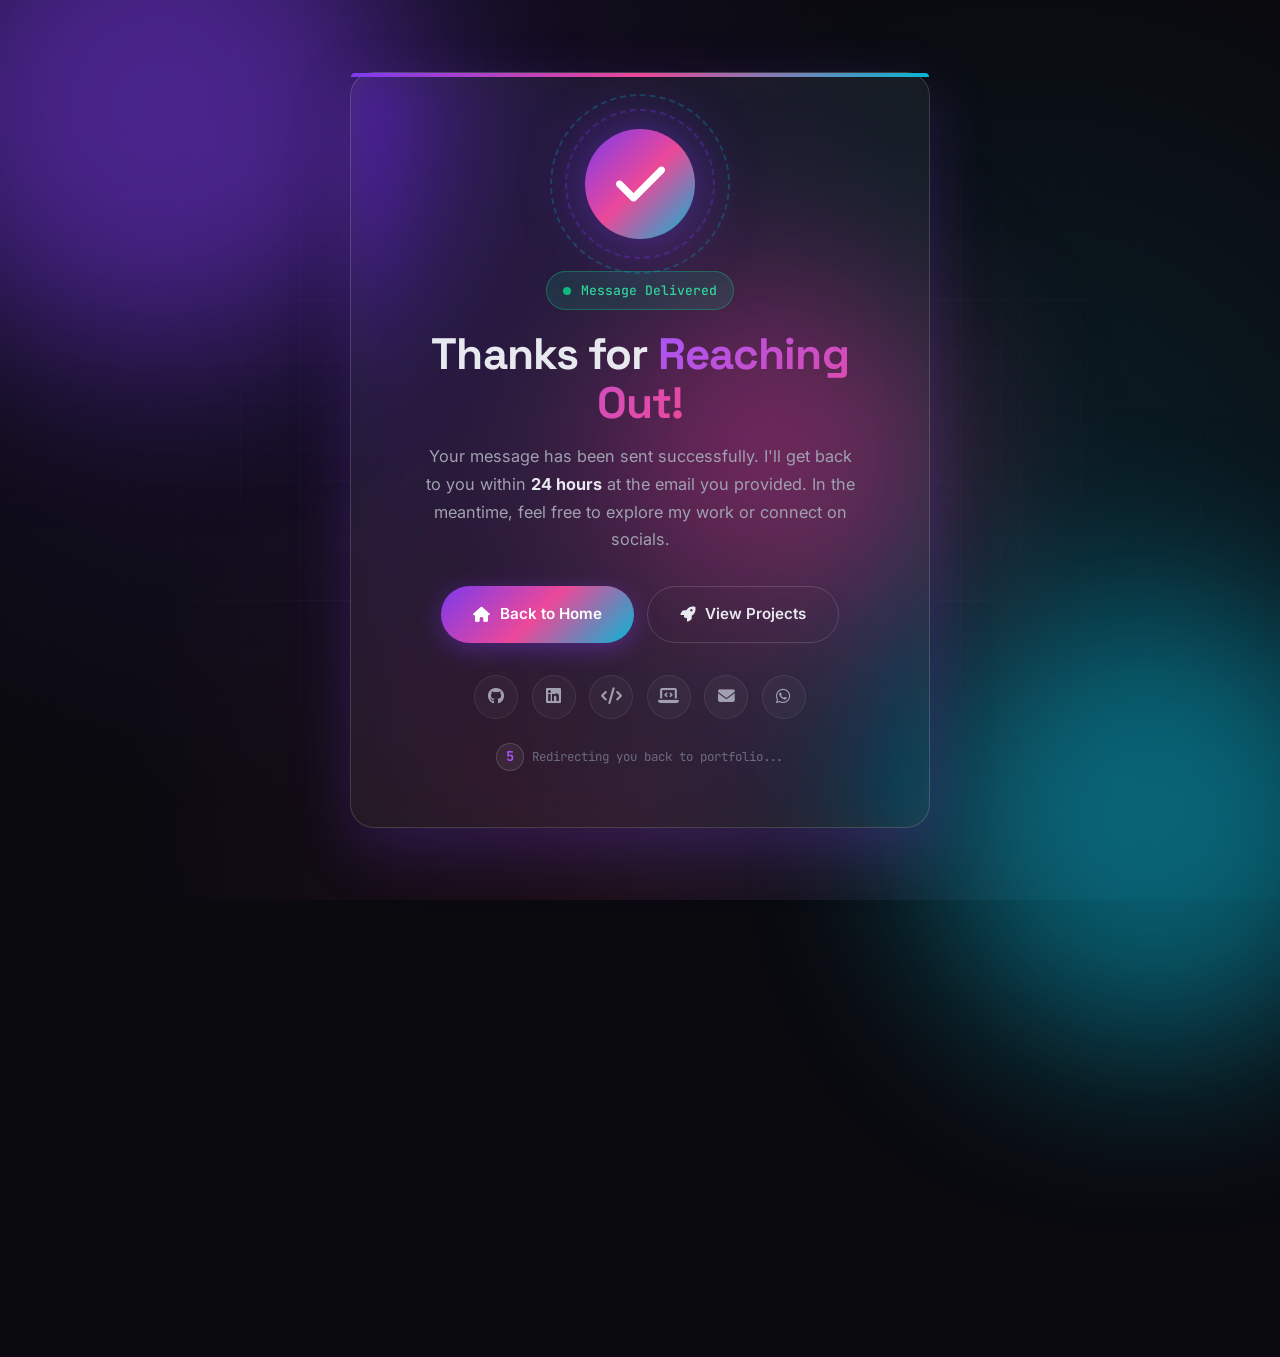
<file: thank-you.html>
<!DOCTYPE html>
<html lang="en">
<head>
  <meta charset="UTF-8" />
  <meta name="viewport" content="width=device-width, initial-scale=1.0" />
  <meta http-equiv="refresh" content="6; url=/" />
  <title>Message Sent — Deepesh PJ</title>

  <link rel="preconnect" href="https://fonts.googleapis.com">
  <link rel="preconnect" href="https://fonts.gstatic.com" crossorigin>
  <link href="https://fonts.googleapis.com/css2?family=Inter:wght@300;400;500;600;700;800;900&family=JetBrains+Mono:wght@400;500;600&family=Space+Grotesk:wght@400;500;600;700&display=swap" rel="stylesheet">
  <link rel="stylesheet" href="https://cdnjs.cloudflare.com/ajax/libs/font-awesome/6.5.1/css/all.min.css">
  <link rel="stylesheet" href="styles.css" />

  <link rel="icon" type="image/svg+xml" href="data:image/svg+xml,%3Csvg xmlns='http://www.w3.org/2000/svg' viewBox='0 0 100 100'%3E%3Ctext y='.9em' font-size='90' font-family='Arial' font-weight='bold' fill='%237c3aed'%3ED%3C/text%3E%3C/svg%3E">

  <style>
    body {
      min-height: 100vh;
      display: flex;
      align-items: center;
      justify-content: center;
      padding: 2rem 1rem;
      position: relative;
      overflow: hidden;
    }

    .ty-grid {
      position: absolute;
      inset: 0;
      background-image:
        linear-gradient(rgba(124, 58, 237, 0.04) 1px, transparent 1px),
        linear-gradient(90deg, rgba(124, 58, 237, 0.04) 1px, transparent 1px);
      background-size: 50px 50px;
      mask-image: radial-gradient(ellipse at center, black 30%, transparent 80%);
      z-index: 0;
    }

    .ty-blob {
      position: absolute;
      border-radius: 50%;
      filter: blur(90px);
      opacity: 0.5;
      z-index: 0;
      animation: float-blob 18s ease-in-out infinite;
    }
    .ty-blob-1 { width: 500px; height: 500px; background: var(--primary); top: -150px; left: -100px; }
    .ty-blob-2 { width: 450px; height: 450px; background: var(--accent); bottom: -150px; right: -100px; animation-delay: -6s; }
    .ty-blob-3 { width: 350px; height: 350px; background: var(--pink); top: 30%; right: 25%; opacity: 0.3; animation-delay: -10s; }

    .ty-card {
      position: relative;
      z-index: 2;
      max-width: 580px;
      width: 100%;
      padding: 3.5rem 2.5rem;
      background: var(--surface-2);
      border: 1px solid var(--border-2);
      backdrop-filter: blur(20px) saturate(180%);
      -webkit-backdrop-filter: blur(20px) saturate(180%);
      border-radius: var(--radius-lg);
      text-align: center;
      box-shadow: var(--shadow-lg);
      animation: ty-pop 0.8s cubic-bezier(0.34, 1.56, 0.64, 1);
    }

    .ty-card::before {
      content: '';
      position: absolute;
      top: 0;
      left: 0;
      right: 0;
      height: 4px;
      background: var(--gradient);
      border-radius: var(--radius-lg) var(--radius-lg) 0 0;
    }

    @keyframes ty-pop {
      0% { opacity: 0; transform: scale(0.9) translateY(20px); }
      100% { opacity: 1; transform: scale(1) translateY(0); }
    }

    .ty-check-wrap {
      position: relative;
      width: 110px;
      height: 110px;
      margin: 0 auto 2rem;
    }

    .ty-check-bg {
      width: 100%;
      height: 100%;
      border-radius: 50%;
      background: var(--gradient);
      display: flex;
      align-items: center;
      justify-content: center;
      box-shadow: 0 0 60px rgba(124, 58, 237, 0.6);
      animation: ty-pulse 2.5s ease-in-out infinite;
      position: relative;
      z-index: 2;
    }

    .ty-check-bg i {
      font-size: 3.5rem;
      color: white;
      animation: ty-check-draw 0.6s ease 0.4s both;
    }

    @keyframes ty-pulse {
      0%, 100% { transform: scale(1); box-shadow: 0 0 60px rgba(124, 58, 237, 0.6); }
      50% { transform: scale(1.05); box-shadow: 0 0 80px rgba(124, 58, 237, 0.8); }
    }

    @keyframes ty-check-draw {
      0% { transform: scale(0) rotate(-45deg); opacity: 0; }
      100% { transform: scale(1) rotate(0); opacity: 1; }
    }

    .ty-ring {
      position: absolute;
      top: 50%;
      left: 50%;
      width: 150px;
      height: 150px;
      border: 2px dashed rgba(124, 58, 237, 0.3);
      border-radius: 50%;
      transform: translate(-50%, -50%);
      animation: ty-rotate 12s linear infinite;
    }

    .ty-ring-2 {
      width: 180px;
      height: 180px;
      border-color: rgba(6, 182, 212, 0.25);
      animation-duration: 18s;
      animation-direction: reverse;
    }

    @keyframes ty-rotate {
      to { transform: translate(-50%, -50%) rotate(360deg); }
    }

    .ty-badge {
      display: inline-flex;
      align-items: center;
      gap: 0.6rem;
      padding: 0.5rem 1rem;
      background: rgba(16, 185, 129, 0.15);
      border: 1px solid rgba(16, 185, 129, 0.4);
      border-radius: 50px;
      font-size: 0.82rem;
      font-weight: 500;
      color: #34d399;
      margin-bottom: 1.25rem;
      font-family: var(--font-mono);
    }

    .ty-title {
      font-family: var(--font-display);
      font-size: clamp(2rem, 5vw, 2.75rem);
      font-weight: 800;
      letter-spacing: -0.02em;
      margin-bottom: 1rem;
      line-height: 1.1;
    }

    .ty-message {
      color: var(--text-dim);
      font-size: 1.02rem;
      line-height: 1.7;
      margin-bottom: 2rem;
      max-width: 440px;
      margin-left: auto;
      margin-right: auto;
    }

    .ty-message strong { color: var(--text); }

    .ty-actions {
      display: flex;
      gap: 0.85rem;
      justify-content: center;
      flex-wrap: wrap;
      margin-bottom: 2rem;
    }

    .ty-socials {
      display: flex;
      gap: 0.85rem;
      justify-content: center;
      margin-bottom: 1.5rem;
      flex-wrap: wrap;
    }

    .ty-redirect {
      font-family: var(--font-mono);
      font-size: 0.78rem;
      color: var(--text-muted);
      display: flex;
      align-items: center;
      gap: 0.5rem;
      justify-content: center;
    }

    .ty-redirect .ty-count {
      display: inline-flex;
      align-items: center;
      justify-content: center;
      width: 28px;
      height: 28px;
      border-radius: 50%;
      background: var(--surface-2);
      border: 1px solid var(--border-2);
      color: var(--primary-2);
      font-weight: 700;
      font-size: 0.85rem;
    }

    .ty-confetti {
      position: absolute;
      width: 10px;
      height: 10px;
      animation: confetti-fall 3s ease-in forwards;
      z-index: 1;
      pointer-events: none;
    }

    @keyframes confetti-fall {
      0% { transform: translateY(-100vh) rotate(0); opacity: 1; }
      100% { transform: translateY(100vh) rotate(720deg); opacity: 0; }
    }

    @media (max-width: 600px) {
      .ty-card { padding: 2.5rem 1.5rem; }
      .ty-check-wrap { width: 90px; height: 90px; }
      .ty-check-bg i { font-size: 2.75rem; }
      .ty-ring { width: 130px; height: 130px; }
      .ty-ring-2 { width: 155px; height: 155px; }
    }
  </style>
</head>
<body>

  <div id="particles-bg"></div>

  <div class="ty-grid"></div>
  <div class="ty-blob ty-blob-1"></div>
  <div class="ty-blob ty-blob-2"></div>
  <div class="ty-blob ty-blob-3"></div>

  <div class="ty-card">
    <div class="ty-check-wrap">
      <div class="ty-ring"></div>
      <div class="ty-ring ty-ring-2"></div>
      <div class="ty-check-bg">
        <i class="fa-solid fa-check"></i>
      </div>
    </div>

    <div class="ty-badge">
      <span class="status-dot"></span>
      Message Delivered
    </div>

    <h1 class="ty-title">Thanks for <span class="gradient-text">Reaching Out!</span></h1>

    <p class="ty-message">
      Your message has been sent successfully. I'll get back to you within <strong>24 hours</strong> at the email you provided. In the meantime, feel free to explore my work or connect on socials.
    </p>

    <div class="ty-actions">
      <a href="/" class="btn btn-primary">
        <i class="fa-solid fa-house"></i> Back to Home
      </a>
      <a href="/#projects" class="btn btn-outline">
        <i class="fa-solid fa-rocket"></i> View Projects
      </a>
    </div>

    <div class="ty-socials">
      <a href="https://github.com/PJDEEPESH" target="_blank" rel="noopener" class="social-icon" title="GitHub"><i class="fa-brands fa-github"></i></a>
      <a href="https://www.linkedin.com/in/deepesh-pj-27546a20b/" target="_blank" rel="noopener" class="social-icon" title="LinkedIn"><i class="fa-brands fa-linkedin"></i></a>
      <a href="https://leetcode.com/u/PJDeepesh/" target="_blank" rel="noopener" class="social-icon" title="LeetCode"><i class="fa-solid fa-code"></i></a>
      <a href="https://www.geeksforgeeks.org/user/deepeshpj2004/" target="_blank" rel="noopener" class="social-icon" title="GeeksforGeeks"><i class="fa-solid fa-laptop-code"></i></a>
      <a href="mailto:deepeshp.j.2004@gmail.com" class="social-icon" title="Email"><i class="fa-solid fa-envelope"></i></a>
      <a href="https://wa.me/917075087601" target="_blank" rel="noopener" class="social-icon" title="WhatsApp"><i class="fa-brands fa-whatsapp"></i></a>
    </div>

    <div class="ty-redirect">
      <span class="ty-count" id="countdown">6</span>
      <span>Redirecting you back to portfolio...</span>
    </div>
  </div>

  <script>
    let count = 6;
    const cd = document.getElementById('countdown');
    const timer = setInterval(() => {
      count--;
      if (cd) cd.textContent = count;
      if (count <= 0) clearInterval(timer);
    }, 1000);

    const colors = ['#7c3aed', '#a855f7', '#ec4899', '#06b6d4', '#22d3ee', '#10b981'];
    for (let i = 0; i < 40; i++) {
      const c = document.createElement('div');
      c.className = 'ty-confetti';
      c.style.left = Math.random() * 100 + 'vw';
      c.style.background = colors[Math.floor(Math.random() * colors.length)];
      c.style.borderRadius = Math.random() > 0.5 ? '50%' : '2px';
      c.style.animationDelay = (Math.random() * 1.5) + 's';
      c.style.animationDuration = (2.5 + Math.random() * 2) + 's';
      c.style.width = c.style.height = (6 + Math.random() * 8) + 'px';
      document.body.appendChild(c);
      setTimeout(() => c.remove(), 5000);
    }
  </script>
</body>
</html>
</file>
<file: styles.css>
/* ============================================
   DEEPESH PJ — PORTFOLIO STYLES
   ============================================ */

:root {
  --bg: #0a0a0f;
  --bg-2: #0f0f17;
  --bg-3: #15151f;
  --surface: rgba(255, 255, 255, 0.03);
  --surface-2: rgba(255, 255, 255, 0.06);
  --border: rgba(255, 255, 255, 0.08);
  --border-2: rgba(255, 255, 255, 0.15);

  --text: #e8e8ef;
  --text-dim: #a0a0b0;
  --text-muted: #6b6b80;

  --primary: #7c3aed;
  --primary-2: #a855f7;
  --accent: #06b6d4;
  --accent-2: #22d3ee;
  --pink: #ec4899;
  --green: #10b981;
  --orange: #f59e0b;

  --gradient: linear-gradient(135deg, #7c3aed 0%, #ec4899 50%, #06b6d4 100%);
  --gradient-2: linear-gradient(135deg, #7c3aed 0%, #06b6d4 100%);
  --gradient-text: linear-gradient(135deg, #a855f7 0%, #ec4899 50%, #06b6d4 100%);

  --shadow-sm: 0 2px 8px rgba(0, 0, 0, 0.3);
  --shadow-md: 0 10px 30px rgba(0, 0, 0, 0.4);
  --shadow-lg: 0 20px 60px rgba(124, 58, 237, 0.25);
  --shadow-glow: 0 0 40px rgba(124, 58, 237, 0.3);

  --radius: 16px;
  --radius-sm: 10px;
  --radius-lg: 24px;

  --font-sans: 'Inter', -apple-system, BlinkMacSystemFont, sans-serif;
  --font-display: 'Space Grotesk', 'Inter', sans-serif;
  --font-mono: 'JetBrains Mono', 'Fira Code', monospace;

  --transition: 0.3s cubic-bezier(0.4, 0, 0.2, 1);
  --transition-slow: 0.6s cubic-bezier(0.4, 0, 0.2, 1);
}

* {
  margin: 0;
  padding: 0;
  box-sizing: border-box;
}

html {
  scroll-behavior: smooth;
  scroll-padding-top: 80px;
}

body {
  font-family: var(--font-sans);
  background: var(--bg);
  color: var(--text);
  line-height: 1.6;
  overflow-x: hidden;
  -webkit-font-smoothing: antialiased;
  -moz-osx-font-smoothing: grayscale;
}

::selection {
  background: var(--primary);
  color: white;
}

::-webkit-scrollbar { width: 10px; }
::-webkit-scrollbar-track { background: var(--bg-2); }
::-webkit-scrollbar-thumb {
  background: linear-gradient(180deg, var(--primary), var(--accent));
  border-radius: 5px;
}

/* BACKGROUND PARTICLES / GRADIENT */
#particles-bg {
  position: fixed;
  inset: 0;
  z-index: -2;
  background:
    radial-gradient(circle at 20% 20%, rgba(124, 58, 237, 0.15), transparent 50%),
    radial-gradient(circle at 80% 60%, rgba(6, 182, 212, 0.12), transparent 50%),
    radial-gradient(circle at 50% 90%, rgba(236, 72, 153, 0.1), transparent 50%),
    var(--bg);
}

#particles-bg::before {
  content: '';
  position: absolute;
  inset: 0;
  background-image:
    linear-gradient(rgba(255,255,255,0.02) 1px, transparent 1px),
    linear-gradient(90deg, rgba(255,255,255,0.02) 1px, transparent 1px);
  background-size: 60px 60px;
  mask-image: radial-gradient(ellipse at center, black 30%, transparent 80%);
}

.cursor-glow {
  position: fixed;
  width: 500px;
  height: 500px;
  border-radius: 50%;
  background: radial-gradient(circle, rgba(124, 58, 237, 0.15), transparent 60%);
  pointer-events: none;
  z-index: -1;
  transform: translate(-50%, -50%);
  transition: opacity 0.3s;
  filter: blur(40px);
}

.scroll-progress {
  position: fixed;
  top: 0;
  left: 0;
  height: 3px;
  width: 0%;
  background: var(--gradient);
  z-index: 9999;
  transition: width 0.1s linear;
  box-shadow: 0 0 10px rgba(124, 58, 237, 0.6);
}

/* CONTAINER */
.container {
  max-width: 1280px;
  margin: 0 auto;
  padding: 0 2rem;
}

/* NAVBAR */
.navbar {
  position: fixed;
  top: 0;
  left: 0;
  right: 0;
  z-index: 1000;
  padding: 1.25rem 0;
  transition: all var(--transition);
}

.navbar.scrolled {
  background: rgba(10, 10, 15, 0.85);
  backdrop-filter: blur(20px) saturate(180%);
  -webkit-backdrop-filter: blur(20px) saturate(180%);
  border-bottom: 1px solid var(--border);
  padding: 0.85rem 0;
}

.nav-container {
  max-width: 1280px;
  margin: 0 auto;
  padding: 0 2rem;
  display: flex;
  justify-content: space-between;
  align-items: center;
}

.nav-logo {
  font-family: var(--font-mono);
  font-size: 1.25rem;
  font-weight: 700;
  color: var(--text);
  text-decoration: none;
  display: flex;
  gap: 0.25rem;
  align-items: center;
  transition: var(--transition);
}

.nav-logo:hover { transform: scale(1.05); }
.logo-bracket { color: var(--primary); }
.logo-text { background: var(--gradient-text); -webkit-background-clip: text; background-clip: text; color: transparent; }

.nav-links {
  display: flex;
  list-style: none;
  gap: 2rem;
  align-items: center;
}

.nav-link {
  color: var(--text-dim);
  text-decoration: none;
  font-weight: 500;
  font-size: 0.95rem;
  position: relative;
  transition: color var(--transition);
}

.nav-link::after {
  content: '';
  position: absolute;
  bottom: -6px;
  left: 0;
  width: 0;
  height: 2px;
  background: var(--gradient);
  transition: width var(--transition);
}

.nav-link:hover, .nav-link.active {
  color: var(--text);
}

.nav-link:hover::after, .nav-link.active::after { width: 100%; }

.nav-cta {
  background: var(--gradient);
  color: white !important;
  padding: 0.6rem 1.4rem;
  border-radius: 50px;
  text-decoration: none;
  font-weight: 600;
  font-size: 0.9rem;
  display: inline-flex;
  gap: 0.5rem;
  align-items: center;
  transition: var(--transition);
  box-shadow: 0 4px 20px rgba(124, 58, 237, 0.4);
}

.nav-cta:hover {
  transform: translateY(-2px);
  box-shadow: 0 8px 30px rgba(124, 58, 237, 0.6);
}

.nav-toggle {
  display: none;
  background: none;
  border: none;
  cursor: pointer;
  padding: 0.5rem;
  flex-direction: column;
  gap: 5px;
}

.nav-toggle span {
  display: block;
  width: 26px;
  height: 2px;
  background: var(--text);
  transition: var(--transition);
  border-radius: 2px;
}

.nav-toggle.active span:nth-child(1) { transform: translateY(7px) rotate(45deg); }
.nav-toggle.active span:nth-child(2) { opacity: 0; }
.nav-toggle.active span:nth-child(3) { transform: translateY(-7px) rotate(-45deg); }

/* HERO */
.hero {
  min-height: 100vh;
  padding: 8rem 0 4rem;
  position: relative;
  display: flex;
  align-items: center;
  overflow: hidden;
}

.hero-grid {
  position: absolute;
  inset: 0;
  background-image:
    linear-gradient(rgba(124, 58, 237, 0.04) 1px, transparent 1px),
    linear-gradient(90deg, rgba(124, 58, 237, 0.04) 1px, transparent 1px);
  background-size: 50px 50px;
  mask-image: radial-gradient(ellipse at 50% 40%, black 30%, transparent 75%);
  z-index: 0;
}

.hero-blob {
  position: absolute;
  border-radius: 50%;
  filter: blur(80px);
  opacity: 0.5;
  z-index: 0;
  animation: float-blob 20s ease-in-out infinite;
}
.blob-1 { width: 500px; height: 500px; background: var(--primary); top: -100px; left: -100px; }
.blob-2 { width: 400px; height: 400px; background: var(--accent); bottom: -100px; right: -100px; animation-delay: -5s; }
.blob-3 { width: 350px; height: 350px; background: var(--pink); top: 40%; right: 30%; animation-delay: -10s; opacity: 0.3; }

@keyframes float-blob {
  0%, 100% { transform: translate(0, 0) scale(1); }
  33% { transform: translate(50px, -50px) scale(1.1); }
  66% { transform: translate(-30px, 30px) scale(0.95); }
}

.hero-container {
  display: grid;
  grid-template-columns: 1.3fr 1fr;
  gap: 4rem;
  align-items: center;
  position: relative;
  z-index: 1;
}

.hero-badge {
  display: inline-flex;
  align-items: center;
  gap: 0.6rem;
  padding: 0.5rem 1rem;
  background: var(--surface-2);
  border: 1px solid var(--border-2);
  border-radius: 50px;
  font-size: 0.85rem;
  font-weight: 500;
  color: var(--text-dim);
  margin-bottom: 1.5rem;
  backdrop-filter: blur(10px);
}

.status-dot {
  width: 8px;
  height: 8px;
  background: var(--green);
  border-radius: 50%;
  box-shadow: 0 0 0 0 rgba(16, 185, 129, 0.7);
  animation: pulse-dot 2s infinite;
}

@keyframes pulse-dot {
  0% { box-shadow: 0 0 0 0 rgba(16, 185, 129, 0.7); }
  70% { box-shadow: 0 0 0 10px rgba(16, 185, 129, 0); }
  100% { box-shadow: 0 0 0 0 rgba(16, 185, 129, 0); }
}

.hero-title {
  font-family: var(--font-display);
  font-size: clamp(2.5rem, 6vw, 4.5rem);
  font-weight: 800;
  line-height: 1.05;
  margin-bottom: 1rem;
  letter-spacing: -0.02em;
}

.gradient-text {
  background: var(--gradient-text);
  -webkit-background-clip: text;
  background-clip: text;
  color: transparent;
  background-size: 200% 200%;
  animation: gradient-shift 5s ease infinite;
}

@keyframes gradient-shift {
  0%, 100% { background-position: 0% 50%; }
  50% { background-position: 100% 50%; }
}

.hero-subtitle {
  font-family: var(--font-display);
  font-size: clamp(1.2rem, 2.5vw, 1.75rem);
  font-weight: 600;
  color: var(--text-dim);
  margin-bottom: 1.5rem;
  min-height: 2.5rem;
}

.typed-text {
  background: var(--gradient-2);
  -webkit-background-clip: text;
  background-clip: text;
  color: transparent;
  font-weight: 700;
}

.cursor-blink {
  color: var(--accent);
  animation: blink 1s infinite;
  font-weight: 300;
  margin-left: 2px;
}

@keyframes blink {
  0%, 50% { opacity: 1; }
  51%, 100% { opacity: 0; }
}

.hero-desc {
  font-size: 1.05rem;
  color: var(--text-dim);
  max-width: 600px;
  margin-bottom: 2rem;
  line-height: 1.7;
}

.hero-desc strong { color: var(--text); }

.hero-stats {
  display: grid;
  grid-template-columns: repeat(4, 1fr);
  gap: 1rem;
  margin-bottom: 2.5rem;
  max-width: 600px;
}

.stat {
  background: var(--surface);
  border: 1px solid var(--border);
  border-radius: var(--radius-sm);
  padding: 1.2rem 1rem;
  text-align: center;
  transition: var(--transition);
}

.stat:hover {
  transform: translateY(-4px);
  border-color: var(--primary);
  background: var(--surface-2);
  box-shadow: var(--shadow-glow);
}

.stat-num {
  font-family: var(--font-display);
  font-size: 1.8rem;
  font-weight: 800;
  background: var(--gradient-2);
  -webkit-background-clip: text;
  background-clip: text;
  color: transparent;
  margin-bottom: 0.25rem;
  line-height: 1;
}

.stat-label {
  font-size: 0.75rem;
  color: var(--text-muted);
  line-height: 1.3;
}

.hero-cta {
  display: flex;
  gap: 1rem;
  margin-bottom: 2rem;
  flex-wrap: wrap;
}

.btn {
  display: inline-flex;
  align-items: center;
  gap: 0.6rem;
  padding: 0.95rem 2rem;
  border-radius: 50px;
  font-weight: 600;
  font-size: 0.95rem;
  text-decoration: none;
  cursor: pointer;
  border: none;
  transition: var(--transition);
  font-family: var(--font-sans);
  position: relative;
  overflow: hidden;
}

.btn-primary {
  background: var(--gradient);
  color: white;
  box-shadow: 0 6px 25px rgba(124, 58, 237, 0.4);
}

.btn-primary:hover {
  transform: translateY(-3px);
  box-shadow: 0 12px 35px rgba(124, 58, 237, 0.6);
}

.btn-outline {
  background: transparent;
  color: var(--text);
  border: 1.5px solid var(--border-2);
}

.btn-outline:hover {
  background: var(--surface-2);
  border-color: var(--primary);
  transform: translateY(-3px);
}

.btn-full { width: 100%; justify-content: center; }

.hero-socials {
  display: flex;
  gap: 0.85rem;
  flex-wrap: wrap;
}

.social-icon {
  width: 44px;
  height: 44px;
  display: inline-flex;
  align-items: center;
  justify-content: center;
  background: var(--surface);
  border: 1px solid var(--border);
  border-radius: 50%;
  color: var(--text-dim);
  text-decoration: none;
  font-size: 1.05rem;
  transition: var(--transition);
}

.social-icon:hover {
  background: var(--gradient);
  color: white;
  border-color: transparent;
  transform: translateY(-4px) rotate(8deg);
  box-shadow: 0 8px 20px rgba(124, 58, 237, 0.4);
}

/* HERO RIGHT */
.hero-right {
  display: flex;
  justify-content: center;
  align-items: center;
  position: relative;
}

.hero-photo-wrap {
  position: relative;
  width: 380px;
  height: 380px;
}

.hero-photo {
  position: relative;
  width: 100%;
  height: 100%;
  border-radius: 50%;
  overflow: hidden;
  border: 3px solid transparent;
  background: var(--gradient) border-box;
  -webkit-mask: linear-gradient(#fff 0 0) padding-box, linear-gradient(#fff 0 0);
  -webkit-mask-composite: xor;
  mask-composite: exclude;
  z-index: 2;
}

.hero-photo::before {
  content: '';
  position: absolute;
  inset: -3px;
  border-radius: 50%;
  background: var(--gradient);
  z-index: -1;
  animation: rotate-border 8s linear infinite;
}

@keyframes rotate-border {
  to { transform: rotate(360deg); }
}

.hero-photo {
  -webkit-mask: none;
  mask: none;
  border: none;
  padding: 4px;
  background: var(--gradient);
}

.hero-photo img {
  width: 100%;
  height: 100%;
  border-radius: 50%;
  object-fit: cover;
  background: var(--bg-2);
  display: block;
}

.avatar-fallback {
  display: none;
  width: 100%;
  height: 100%;
  border-radius: 50%;
  background: linear-gradient(135deg, var(--bg-3), var(--bg-2));
  align-items: center;
  justify-content: center;
  font-family: var(--font-display);
  font-size: 8rem;
  font-weight: 800;
  background: var(--gradient);
  -webkit-background-clip: text;
  background-clip: text;
  color: transparent;
}

.avatar-fallback {
  background: linear-gradient(135deg, #1a1a2e, #16213e);
  color: white;
}

.avatar-fallback span {
  background: var(--gradient);
  -webkit-background-clip: text;
  background-clip: text;
  color: transparent;
}

/* Orbits */
.orbit {
  position: absolute;
  top: 50%;
  left: 50%;
  border: 1.5px dashed rgba(255, 255, 255, 0.08);
  border-radius: 50%;
  transform: translate(-50%, -50%);
  animation: rotate 20s linear infinite;
}

.orbit-1 { width: 480px; height: 480px; animation-duration: 25s; }
.orbit-2 { width: 560px; height: 560px; animation-duration: 35s; animation-direction: reverse; }
.orbit-3 { width: 640px; height: 640px; animation-duration: 45s; }

@keyframes rotate {
  to { transform: translate(-50%, -50%) rotate(360deg); }
}

.orbit-icon {
  position: absolute;
  top: -20px;
  left: 50%;
  transform: translateX(-50%);
  width: 44px;
  height: 44px;
  border-radius: 50%;
  background: var(--surface-2);
  border: 1px solid var(--border-2);
  backdrop-filter: blur(10px);
  display: flex;
  align-items: center;
  justify-content: center;
  color: var(--primary-2);
  font-size: 1.1rem;
  box-shadow: 0 4px 20px rgba(124, 58, 237, 0.3);
}

.orbit-2 .orbit-icon { top: auto; bottom: -20px; color: var(--accent); }
.orbit-3 .orbit-icon { left: -20px; top: 50%; transform: translateY(-50%); color: var(--pink); }

.floating-card {
  position: absolute;
  background: var(--surface-2);
  border: 1px solid var(--border-2);
  backdrop-filter: blur(20px);
  padding: 0.85rem 1.2rem;
  border-radius: var(--radius-sm);
  display: flex;
  gap: 0.85rem;
  align-items: center;
  z-index: 3;
  box-shadow: var(--shadow-md);
  animation: float-card 4s ease-in-out infinite;
}

.floating-card i {
  font-size: 1.5rem;
  background: var(--gradient-2);
  -webkit-background-clip: text;
  background-clip: text;
  color: transparent;
}

.fc-title { font-weight: 700; font-size: 0.9rem; }
.fc-sub { font-size: 0.75rem; color: var(--text-muted); }

.card-tl { top: 10%; left: -10%; }
.card-br { bottom: 10%; right: -10%; animation-delay: -2s; }

@keyframes float-card {
  0%, 100% { transform: translateY(0); }
  50% { transform: translateY(-15px); }
}

/* SCROLL DOWN */
.scroll-down {
  position: absolute;
  bottom: 2rem;
  left: 50%;
  transform: translateX(-50%);
  display: flex;
  flex-direction: column;
  gap: 5px;
  cursor: pointer;
  text-decoration: none;
}

.scroll-down span {
  display: block;
  width: 16px;
  height: 16px;
  border-bottom: 2px solid var(--primary);
  border-right: 2px solid var(--primary);
  transform: rotate(45deg);
  animation: scroll-down 2s infinite;
  opacity: 0;
}

.scroll-down span:nth-child(2) { animation-delay: 0.2s; }
.scroll-down span:nth-child(3) { animation-delay: 0.4s; }

@keyframes scroll-down {
  0% { opacity: 0; transform: rotate(45deg) translate(-10px, -10px); }
  50% { opacity: 1; }
  100% { opacity: 0; transform: rotate(45deg) translate(10px, 10px); }
}

/* SECTIONS */
.section {
  padding: 7rem 0;
  position: relative;
}

.section-alt {
  background: linear-gradient(180deg, transparent, rgba(124, 58, 237, 0.03), transparent);
}

.section-header {
  text-align: center;
  margin-bottom: 4rem;
}

.section-tag {
  display: inline-block;
  font-family: var(--font-mono);
  font-size: 0.85rem;
  color: var(--primary-2);
  margin-bottom: 1rem;
  letter-spacing: 0.05em;
}

.section-title {
  font-family: var(--font-display);
  font-size: clamp(2rem, 4.5vw, 3.25rem);
  font-weight: 800;
  letter-spacing: -0.02em;
  margin-bottom: 1rem;
}

.section-sub {
  color: var(--text-dim);
  font-size: 1.05rem;
  max-width: 600px;
  margin: 0 auto;
}

/* ABOUT */
.about-grid {
  display: grid;
  grid-template-columns: 1.2fr 1fr;
  gap: 4rem;
  align-items: start;
}

.about-text p {
  color: var(--text-dim);
  margin-bottom: 1.25rem;
  font-size: 1.02rem;
  line-height: 1.8;
}

.about-text strong { color: var(--text); font-weight: 600; }

.about-highlights {
  display: grid;
  grid-template-columns: repeat(2, 1fr);
  gap: 1rem;
  margin-top: 2rem;
}

.highlight {
  display: flex;
  gap: 0.85rem;
  align-items: flex-start;
  padding: 1rem;
  background: var(--surface);
  border: 1px solid var(--border);
  border-radius: var(--radius-sm);
  transition: var(--transition);
}

.highlight:hover {
  border-color: var(--primary);
  background: var(--surface-2);
  transform: translateY(-3px);
}

.highlight i {
  color: var(--primary-2);
  font-size: 1.2rem;
  margin-top: 2px;
}

.highlight strong {
  display: block;
  color: var(--text);
  font-size: 0.95rem;
  margin-bottom: 0.15rem;
}

.highlight span {
  font-size: 0.82rem;
  color: var(--text-muted);
}

.about-cards {
  display: grid;
  grid-template-columns: repeat(2, 1fr);
  gap: 1rem;
}

.about-card {
  padding: 1.75rem 1.5rem;
  background: var(--surface);
  border: 1px solid var(--border);
  border-radius: var(--radius);
  transition: var(--transition);
  position: relative;
  overflow: hidden;
}

.about-card::before {
  content: '';
  position: absolute;
  inset: 0;
  background: var(--gradient);
  opacity: 0;
  transition: opacity var(--transition);
  z-index: -1;
}

.about-card:hover {
  transform: translateY(-6px);
  border-color: var(--primary);
  box-shadow: var(--shadow-lg);
}

.ac-icon {
  width: 50px;
  height: 50px;
  border-radius: 12px;
  background: linear-gradient(135deg, rgba(124, 58, 237, 0.15), rgba(6, 182, 212, 0.15));
  display: flex;
  align-items: center;
  justify-content: center;
  font-size: 1.4rem;
  color: var(--primary-2);
  margin-bottom: 1rem;
}

.about-card h3 {
  font-family: var(--font-display);
  font-size: 1.15rem;
  font-weight: 700;
  margin-bottom: 0.5rem;
}

.about-card p {
  font-size: 0.9rem;
  color: var(--text-dim);
  line-height: 1.6;
}

/* TIMELINE */
.timeline {
  position: relative;
  max-width: 900px;
  margin: 0 auto;
  padding-left: 2rem;
}

.timeline::before {
  content: '';
  position: absolute;
  top: 0;
  bottom: 0;
  left: 0;
  width: 2px;
  background: linear-gradient(180deg, var(--primary), var(--accent), transparent);
}

.timeline-item {
  position: relative;
  margin-bottom: 3rem;
}

.timeline-dot {
  position: absolute;
  left: -2.43rem;
  top: 1.5rem;
  width: 16px;
  height: 16px;
  border-radius: 50%;
  background: var(--gradient);
  box-shadow: 0 0 0 4px var(--bg), 0 0 20px rgba(124, 58, 237, 0.6);
}

.timeline-card {
  background: var(--surface);
  border: 1px solid var(--border);
  border-radius: var(--radius);
  padding: 2rem;
  transition: var(--transition);
}

.timeline-card:hover {
  border-color: var(--primary);
  background: var(--surface-2);
  transform: translateX(8px);
  box-shadow: var(--shadow-lg);
}

.tc-header {
  display: flex;
  justify-content: space-between;
  flex-wrap: wrap;
  gap: 1rem;
  margin-bottom: 0.75rem;
}

.tc-header h3 {
  font-family: var(--font-display);
  font-size: 1.35rem;
  font-weight: 700;
  margin-bottom: 0.2rem;
}

.tc-header h4 {
  font-size: 0.95rem;
  color: var(--primary-2);
  font-weight: 500;
}

.tc-date {
  font-family: var(--font-mono);
  font-size: 0.82rem;
  color: var(--text-muted);
  padding: 0.4rem 0.85rem;
  background: var(--surface-2);
  border-radius: 50px;
  white-space: nowrap;
  height: fit-content;
}

.tc-role {
  color: var(--text);
  font-weight: 500;
  margin-bottom: 1rem;
  font-style: italic;
}

.tc-bullets {
  list-style: none;
  padding: 0;
}

.tc-bullets li {
  position: relative;
  padding-left: 1.5rem;
  margin-bottom: 0.7rem;
  color: var(--text-dim);
  line-height: 1.6;
  font-size: 0.95rem;
}

.tc-bullets li::before {
  content: '▹';
  position: absolute;
  left: 0;
  color: var(--accent);
  font-weight: 600;
}

.tc-bullets li strong { color: var(--text); font-weight: 600; }

.tc-tags {
  display: flex;
  gap: 0.5rem;
  flex-wrap: wrap;
  margin-top: 1.25rem;
}

.tc-tags span {
  font-family: var(--font-mono);
  font-size: 0.75rem;
  padding: 0.3rem 0.7rem;
  background: rgba(124, 58, 237, 0.1);
  border: 1px solid rgba(124, 58, 237, 0.25);
  color: var(--primary-2);
  border-radius: 50px;
}

/* PROJECTS */
.projects-grid {
  display: grid;
  grid-template-columns: repeat(auto-fit, minmax(340px, 1fr));
  gap: 1.5rem;
}

.project-card {
  background: var(--surface);
  border: 1px solid var(--border);
  border-radius: var(--radius);
  padding: 1.75rem;
  transition: var(--transition);
  position: relative;
  overflow: hidden;
  display: flex;
  flex-direction: column;
}

.project-card::before {
  content: '';
  position: absolute;
  top: 0;
  left: 0;
  right: 0;
  height: 3px;
  background: var(--gradient);
  transform: scaleX(0);
  transform-origin: left;
  transition: transform var(--transition);
}

.project-card:hover {
  transform: translateY(-8px);
  border-color: var(--primary);
  background: var(--surface-2);
  box-shadow: var(--shadow-lg);
}

.project-card:hover::before { transform: scaleX(1); }

.pc-header {
  display: flex;
  justify-content: space-between;
  align-items: center;
  margin-bottom: 1rem;
}

.pc-icon {
  width: 48px;
  height: 48px;
  border-radius: 12px;
  background: linear-gradient(135deg, rgba(124, 58, 237, 0.15), rgba(6, 182, 212, 0.15));
  display: flex;
  align-items: center;
  justify-content: center;
  font-size: 1.35rem;
  color: var(--primary-2);
}

.pc-badge {
  font-family: var(--font-mono);
  font-size: 0.7rem;
  padding: 0.3rem 0.7rem;
  background: var(--surface-2);
  border: 1px solid var(--border-2);
  border-radius: 50px;
  color: var(--text-dim);
  letter-spacing: 0.04em;
}

.pc-badge.featured {
  background: rgba(124, 58, 237, 0.15);
  border-color: var(--primary);
  color: var(--primary-2);
}

.pc-badge.live {
  background: rgba(16, 185, 129, 0.15);
  border-color: var(--green);
  color: var(--green);
}

.project-card h3 {
  font-family: var(--font-display);
  font-size: 1.2rem;
  font-weight: 700;
  margin-bottom: 0.6rem;
}

.project-card p {
  color: var(--text-dim);
  font-size: 0.92rem;
  line-height: 1.65;
  margin-bottom: 1.25rem;
  flex: 1;
}

.project-card p strong { color: var(--text); }

.pc-stack {
  display: flex;
  flex-wrap: wrap;
  gap: 0.4rem;
  margin-bottom: 1.25rem;
}

.pc-stack span {
  font-family: var(--font-mono);
  font-size: 0.72rem;
  padding: 0.25rem 0.65rem;
  background: var(--surface-2);
  border-radius: 50px;
  color: var(--text-dim);
}

.pc-links {
  display: flex;
  gap: 1rem;
}

.pc-links a {
  display: inline-flex;
  align-items: center;
  gap: 0.4rem;
  color: var(--primary-2);
  text-decoration: none;
  font-weight: 500;
  font-size: 0.88rem;
  transition: var(--transition);
}

.pc-links a:hover {
  color: var(--accent-2);
  transform: translateX(3px);
}

.projects-cta {
  text-align: center;
  margin-top: 3rem;
}

/* SKILLS */
.skills-grid {
  display: grid;
  grid-template-columns: repeat(auto-fit, minmax(280px, 1fr));
  gap: 1.25rem;
}

.skill-cat {
  background: var(--surface);
  border: 1px solid var(--border);
  border-radius: var(--radius);
  padding: 1.5rem;
  transition: var(--transition);
}

.skill-cat:hover {
  border-color: var(--primary);
  transform: translateY(-4px);
  background: var(--surface-2);
}

.skill-cat h3 {
  font-family: var(--font-display);
  font-size: 1.05rem;
  font-weight: 700;
  display: flex;
  gap: 0.6rem;
  align-items: center;
  margin-bottom: 1rem;
  color: var(--text);
}

.skill-cat h3 i {
  background: var(--gradient-2);
  -webkit-background-clip: text;
  background-clip: text;
  color: transparent;
}

.skill-tags {
  display: flex;
  flex-wrap: wrap;
  gap: 0.45rem;
}

.skill-tags span {
  font-family: var(--font-mono);
  font-size: 0.78rem;
  padding: 0.35rem 0.75rem;
  background: var(--surface-2);
  border: 1px solid var(--border);
  border-radius: 50px;
  color: var(--text-dim);
  transition: var(--transition);
  cursor: default;
}

.skill-tags span:hover {
  background: var(--gradient);
  color: white;
  border-color: transparent;
  transform: scale(1.05);
}

/* CODING PROFILES */
.coding-profiles {
  margin-top: 4rem;
  text-align: center;
}

.cp-title {
  font-family: var(--font-display);
  font-size: 1.4rem;
  font-weight: 700;
  margin-bottom: 1.5rem;
}

.cp-grid {
  display: grid;
  grid-template-columns: repeat(auto-fit, minmax(200px, 1fr));
  gap: 1rem;
  max-width: 1100px;
  margin: 0 auto;
}

.cp-card {
  display: flex;
  align-items: center;
  gap: 1rem;
  padding: 1rem 1.25rem;
  background: var(--surface);
  border: 1px solid var(--border);
  border-radius: var(--radius-sm);
  text-decoration: none;
  color: var(--text);
  transition: var(--transition);
}

.cp-card:hover {
  border-color: var(--primary);
  background: var(--surface-2);
  transform: translateY(-4px);
  box-shadow: var(--shadow-glow);
}

.cp-card i {
  font-size: 1.6rem;
  background: var(--gradient-2);
  -webkit-background-clip: text;
  background-clip: text;
  color: transparent;
}

.cp-name {
  font-weight: 600;
  font-size: 0.95rem;
}

.cp-handle {
  font-family: var(--font-mono);
  font-size: 0.78rem;
  color: var(--text-muted);
}

/* CONTACT */
.contact-grid {
  display: grid;
  grid-template-columns: 1fr 1.3fr;
  gap: 3rem;
  align-items: start;
}

.contact-info {
  display: flex;
  flex-direction: column;
  gap: 1.25rem;
}

.contact-item {
  display: flex;
  gap: 1rem;
  align-items: center;
  padding: 1.1rem 1.25rem;
  background: var(--surface);
  border: 1px solid var(--border);
  border-radius: var(--radius-sm);
  transition: var(--transition);
}

.contact-item:hover {
  border-color: var(--primary);
  transform: translateX(6px);
  background: var(--surface-2);
}

.ci-icon {
  width: 44px;
  height: 44px;
  min-width: 44px;
  border-radius: 12px;
  background: var(--gradient);
  display: flex;
  align-items: center;
  justify-content: center;
  color: white;
  font-size: 1.05rem;
}

.contact-item span {
  display: block;
  font-size: 0.78rem;
  color: var(--text-muted);
  margin-bottom: 0.15rem;
  text-transform: uppercase;
  letter-spacing: 0.05em;
}

.contact-item a {
  color: var(--text);
  text-decoration: none;
  font-weight: 500;
  font-size: 0.95rem;
}

.contact-socials {
  display: flex;
  gap: 0.7rem;
  margin-top: 0.5rem;
}

/* FORM */
.contact-form {
  background: var(--surface);
  border: 1px solid var(--border);
  border-radius: var(--radius);
  padding: 2rem;
}

.form-row {
  display: grid;
  grid-template-columns: 1fr 1fr;
  gap: 1rem;
}

.form-group {
  position: relative;
  margin-bottom: 1.25rem;
}

.form-group input,
.form-group textarea {
  width: 100%;
  padding: 1rem 1rem 0.5rem;
  background: var(--bg-2);
  border: 1.5px solid var(--border);
  border-radius: var(--radius-sm);
  color: var(--text);
  font-family: var(--font-sans);
  font-size: 0.95rem;
  transition: var(--transition);
  outline: none;
  resize: vertical;
}

.form-group label {
  position: absolute;
  top: 1rem;
  left: 1rem;
  color: var(--text-muted);
  font-size: 0.95rem;
  pointer-events: none;
  transition: var(--transition);
  background: transparent;
  padding: 0 0.25rem;
}

.form-group input:focus,
.form-group textarea:focus,
.form-group input:not(:placeholder-shown),
.form-group textarea:not(:placeholder-shown),
.form-group input:valid:not(:placeholder-shown),
.form-group textarea:valid:not(:placeholder-shown) {
  border-color: var(--primary);
}

.form-group input:focus + label,
.form-group textarea:focus + label,
.form-group input:not(:placeholder-shown) + label,
.form-group textarea:not(:placeholder-shown) + label {
  top: -0.5rem;
  left: 0.8rem;
  font-size: 0.75rem;
  color: var(--primary-2);
  background: var(--bg);
}

.form-group input,
.form-group textarea {
  placeholder-shown: '';
}

.form-group input::placeholder,
.form-group textarea::placeholder {
  color: transparent;
}

.hidden { display: none; }

.form-success {
  color: var(--green);
  margin-top: 1rem;
  text-align: center;
  font-weight: 500;
}

.form-status {
  display: flex;
  align-items: center;
  gap: 0.7rem;
  margin-top: 1.25rem;
  padding: 1rem 1.25rem;
  border-radius: var(--radius-sm);
  font-size: 0.92rem;
  font-weight: 500;
  animation: status-pop 0.5s cubic-bezier(0.34, 1.56, 0.64, 1);
}

.form-status.success {
  background: rgba(16, 185, 129, 0.12);
  border: 1px solid rgba(16, 185, 129, 0.4);
  color: #34d399;
}

.form-status.error {
  background: rgba(239, 68, 68, 0.12);
  border: 1px solid rgba(239, 68, 68, 0.4);
  color: #f87171;
}

.form-status i { font-size: 1.2rem; }

@keyframes status-pop {
  0% { opacity: 0; transform: translateY(-10px); }
  100% { opacity: 1; transform: translateY(0); }
}

/* FOOTER */
.footer {
  border-top: 1px solid var(--border);
  padding: 3rem 0 2rem;
  background: var(--bg-2);
}

.footer-container {
  display: flex;
  justify-content: space-between;
  align-items: center;
  flex-wrap: wrap;
  gap: 2rem;
}

.footer-left p {
  color: var(--text-muted);
  font-size: 0.9rem;
  margin-top: 0.5rem;
}

.footer-right {
  text-align: right;
}

.footer-socials {
  display: flex;
  gap: 0.85rem;
  margin-bottom: 1rem;
  justify-content: flex-end;
}

.footer-socials a {
  color: var(--text-dim);
  font-size: 1.2rem;
  text-decoration: none;
  transition: var(--transition);
}

.footer-socials a:hover {
  color: var(--primary-2);
  transform: translateY(-3px);
}

.footer-copy {
  color: var(--text-muted);
  font-size: 0.85rem;
}

/* BACK TO TOP */
.back-to-top {
  position: fixed;
  bottom: 2rem;
  right: 2rem;
  width: 50px;
  height: 50px;
  border-radius: 50%;
  background: var(--gradient);
  color: white;
  display: flex;
  align-items: center;
  justify-content: center;
  text-decoration: none;
  font-size: 1.1rem;
  opacity: 0;
  visibility: hidden;
  transition: var(--transition);
  z-index: 999;
  box-shadow: var(--shadow-lg);
}

.back-to-top.show {
  opacity: 1;
  visibility: visible;
}

.back-to-top:hover {
  transform: translateY(-5px);
  box-shadow: 0 12px 35px rgba(124, 58, 237, 0.6);
}

/* RESPONSIVE */
@media (max-width: 1024px) {
  .hero-container { grid-template-columns: 1fr; text-align: center; gap: 3rem; }
  .hero-right { order: -1; }
  .hero-photo-wrap { width: 300px; height: 300px; }
  .orbit-1 { width: 380px; height: 380px; }
  .orbit-2 { width: 460px; height: 460px; }
  .orbit-3 { width: 540px; height: 540px; }
  .hero-stats { margin: 0 auto 2.5rem; }
  .hero-cta, .hero-socials { justify-content: center; }
  .hero-desc { margin-left: auto; margin-right: auto; }

  .about-grid { grid-template-columns: 1fr; gap: 3rem; }
  .contact-grid { grid-template-columns: 1fr; gap: 2rem; }
}

@media (max-width: 768px) {
  .container, .nav-container { padding: 0 1.25rem; }
  .section { padding: 5rem 0; }

  .nav-toggle { display: flex; }
  .nav-links {
    position: fixed;
    top: 70px;
    left: 0;
    right: 0;
    background: rgba(10, 10, 15, 0.98);
    backdrop-filter: blur(20px);
    flex-direction: column;
    padding: 2rem;
    border-bottom: 1px solid var(--border);
    transform: translateY(-150%);
    transition: transform var(--transition);
    gap: 1.25rem;
    align-items: center;
  }

  .nav-links.active { transform: translateY(0); }

  .hero { padding-top: 6rem; }
  .hero-title { font-size: 2.5rem; }
  .hero-subtitle { font-size: 1.15rem; }
  .hero-stats { grid-template-columns: repeat(2, 1fr); }
  .hero-photo-wrap { width: 250px; height: 250px; }
  .orbit-1, .orbit-2, .orbit-3 { display: none; }
  .floating-card { padding: 0.6rem 0.9rem; }
  .floating-card i { font-size: 1.2rem; }
  .fc-title { font-size: 0.78rem; }
  .fc-sub { font-size: 0.68rem; }
  .card-tl { top: -5%; left: -15%; }
  .card-br { bottom: -5%; right: -15%; }

  .about-highlights { grid-template-columns: 1fr; }
  .about-cards { grid-template-columns: 1fr; }

  .timeline { padding-left: 1.5rem; }
  .timeline-card { padding: 1.5rem; }
  .tc-header h3 { font-size: 1.15rem; }

  .form-row { grid-template-columns: 1fr; }
  .contact-form { padding: 1.5rem; }

  .footer-container { flex-direction: column; text-align: center; }
  .footer-right { text-align: center; }
  .footer-socials { justify-content: center; }

  .back-to-top { bottom: 1rem; right: 1rem; width: 44px; height: 44px; }
}

@media (max-width: 480px) {
  .hero-title { font-size: 2rem; }
  .section-title { font-size: 1.75rem; }
  .btn { padding: 0.8rem 1.5rem; font-size: 0.9rem; }
  .hero-photo-wrap { width: 220px; height: 220px; }
  .stat-num { font-size: 1.4rem; }
  .stat-label { font-size: 0.7rem; }
}
</file>
